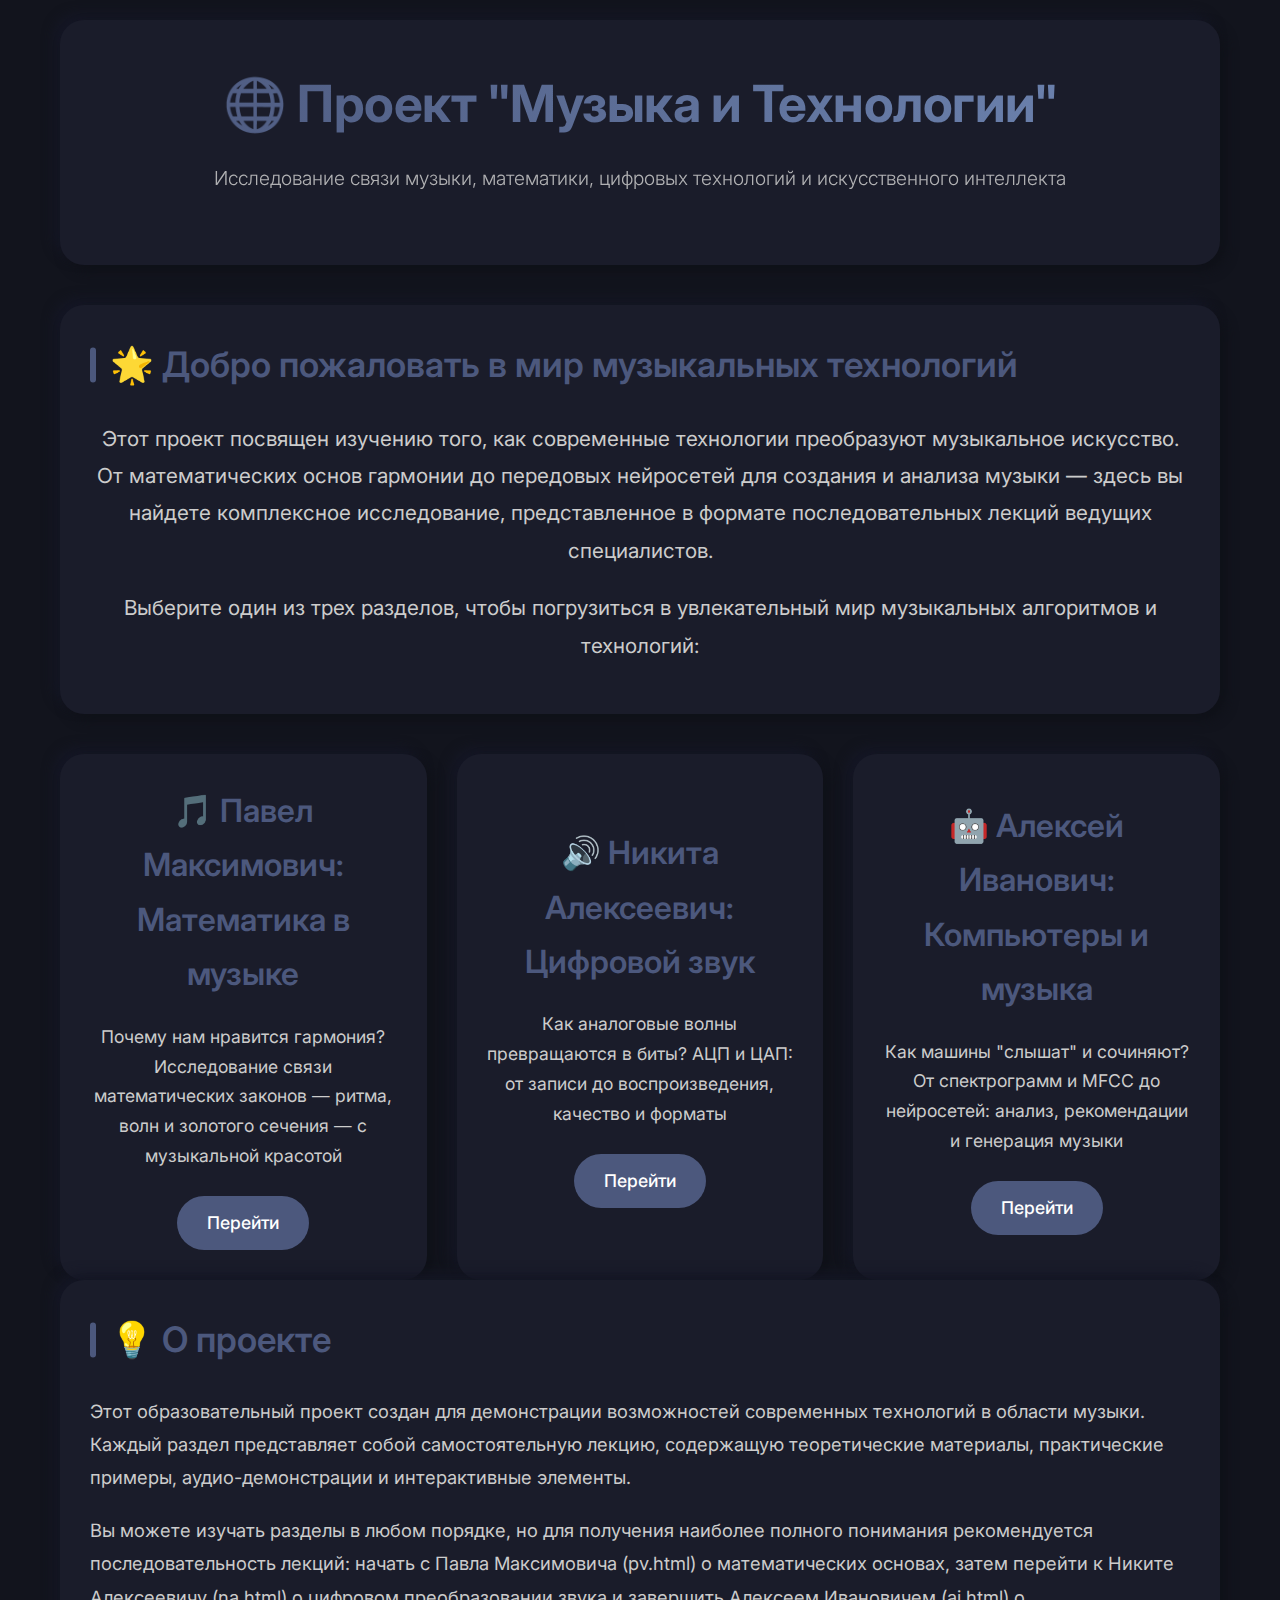
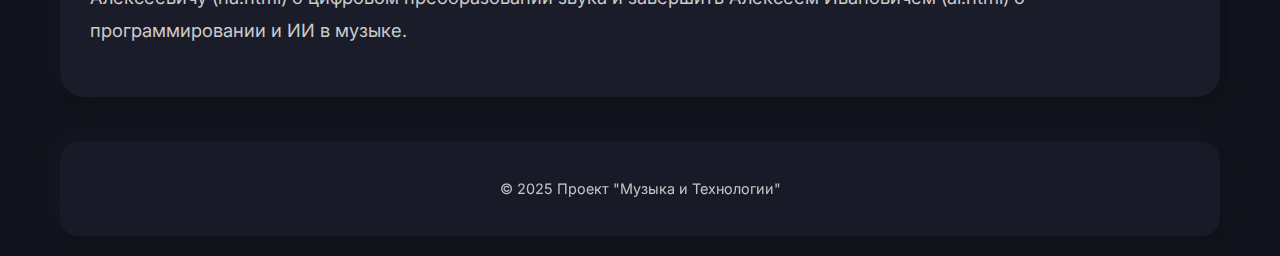
<file: index.html>
<!DOCTYPE html>
<html lang="ru">
<head>
    <meta charset="UTF-8">
    <meta name="viewport" content="width=device-width, initial-scale=1.0">
    <link rel="stylesheet" href="style.css" />
    <link rel="preconnect" href="https://fonts.googleapis.com">
    <link rel="preconnect" href="https://fonts.gstatic.com" crossorigin>
    <link href="https://fonts.googleapis.com/css2?family=Inter:wght@300;400;500;600;700&display=swap" rel="stylesheet">
    <title>Главная страница</title>
</head>
<body>
    <div class="container">
        <header>
            <h1>🌐 Проект "Музыка и Технологии"</h1>
            <p class="subtitle">Исследование связи музыки, математики, цифровых технологий и искусственного интеллекта</p>
        </header>

        <div class="card home-intro">
            <h2>🌟 Добро пожаловать в мир музыкальных технологий</h2>
            <p>Этот проект посвящен изучению того, как современные технологии преобразуют музыкальное искусство. От математических основ гармонии до передовых нейросетей для создания и анализа музыки — здесь вы найдете комплексное исследование, представленное в формате последовательных лекций ведущих специалистов.</p>
            <p>Выберите один из трех разделов, чтобы погрузиться в увлекательный мир музыкальных алгоритмов и технологий:</p>
        </div>

        <div class="home-links">
            <div class="link-card">
                <h3>🎵 Павел Максимович: Математика в музыке</h3>
                <p>Почему нам нравится гармония? Исследование связи математических законов — ритма, волн и золотого сечения — с музыкальной красотой</p>
                <a href="pm.html" class="link-btn">Перейти</a>
            </div>
            
            <div class="link-card">
                <h3>🔊 Никита Алексеевич: Цифровой звук</h3>
                <p>Как аналоговые волны превращаются в биты? АЦП и ЦАП: от записи до воспроизведения, качество и форматы</p>
                <a href="na.html" class="link-btn">Перейти</a>
            </div>
            
            <div class="link-card">
                <h3>🤖 Алексей Иванович: Компьютеры и музыка</h3>
                <p>Как машины "слышат" и сочиняют? От спектрограмм и MFCC до нейросетей: анализ, рекомендации и генерация музыки</p>
                <a href="ai.html" class="link-btn">Перейти</a>
            </div>
        </div>

        <div class="card">
            <h2>💡 О проекте</h2>
            <p>Этот образовательный проект создан для демонстрации возможностей современных технологий в области музыки. Каждый раздел представляет собой самостоятельную лекцию, содержащую теоретические материалы, практические примеры, аудио-демонстрации и интерактивные элементы.</p>
            <p>Вы можете изучать разделы в любом порядке, но для получения наиболее полного понимания рекомендуется последовательность лекций: начать с Павла Максимовича (pv.html) о математических основах, затем перейти к Никите Алексеевичу (na.html) о цифровом преобразовании звука и завершить Алексеем Ивановичем (ai.html) о программировании и ИИ в музыке.</p>
        </div>

        <footer>
            <p>© 2025 Проект "Музыка и Технологии"</p>
        </footer>
    </div>
    
    <script>
        // При наведении на карточки добавляем плавную анимацию
        document.querySelectorAll('.link-card').forEach(card => {
            card.addEventListener('mouseenter', () => {
                card.style.transform = 'translateY(-10px)';
            });
            card.addEventListener('mouseleave', () => {
                card.style.transform = 'translateY(0)';
            });
        });
    </script>
</body>
</html>
</file>
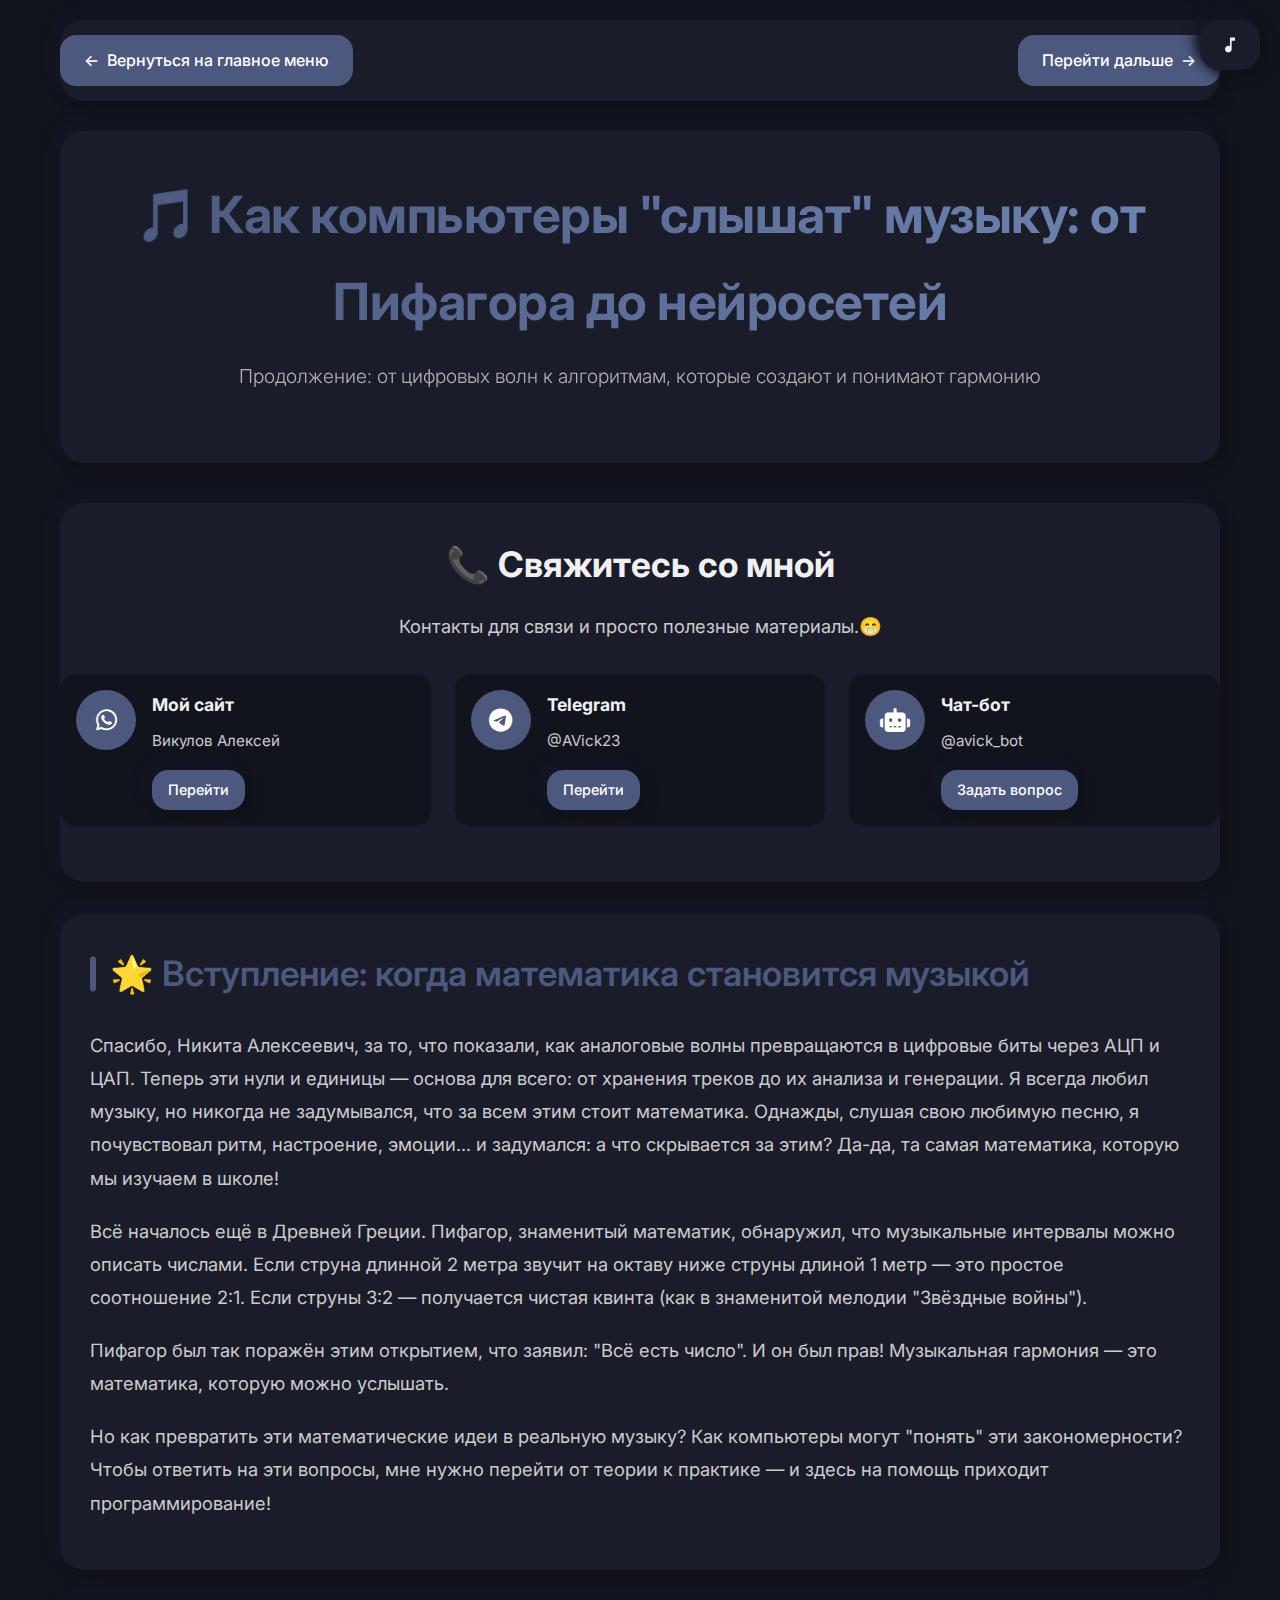
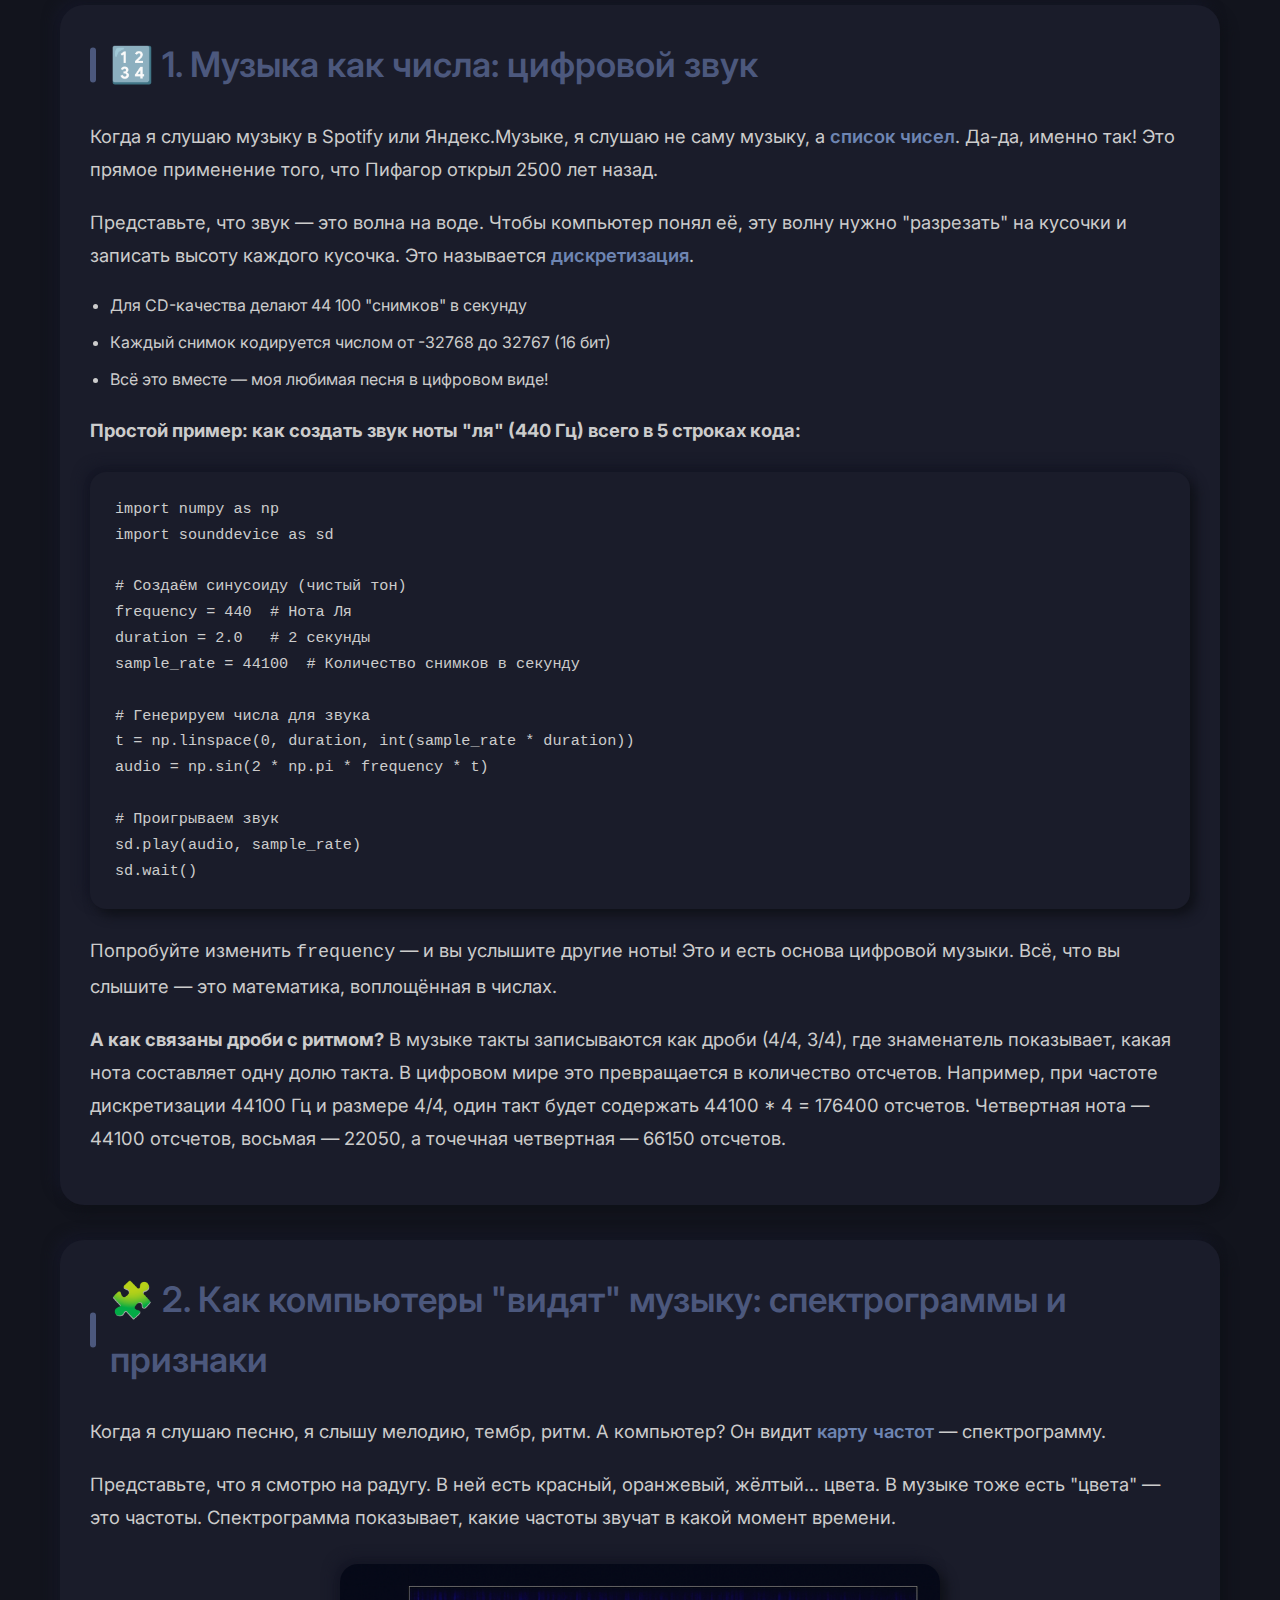
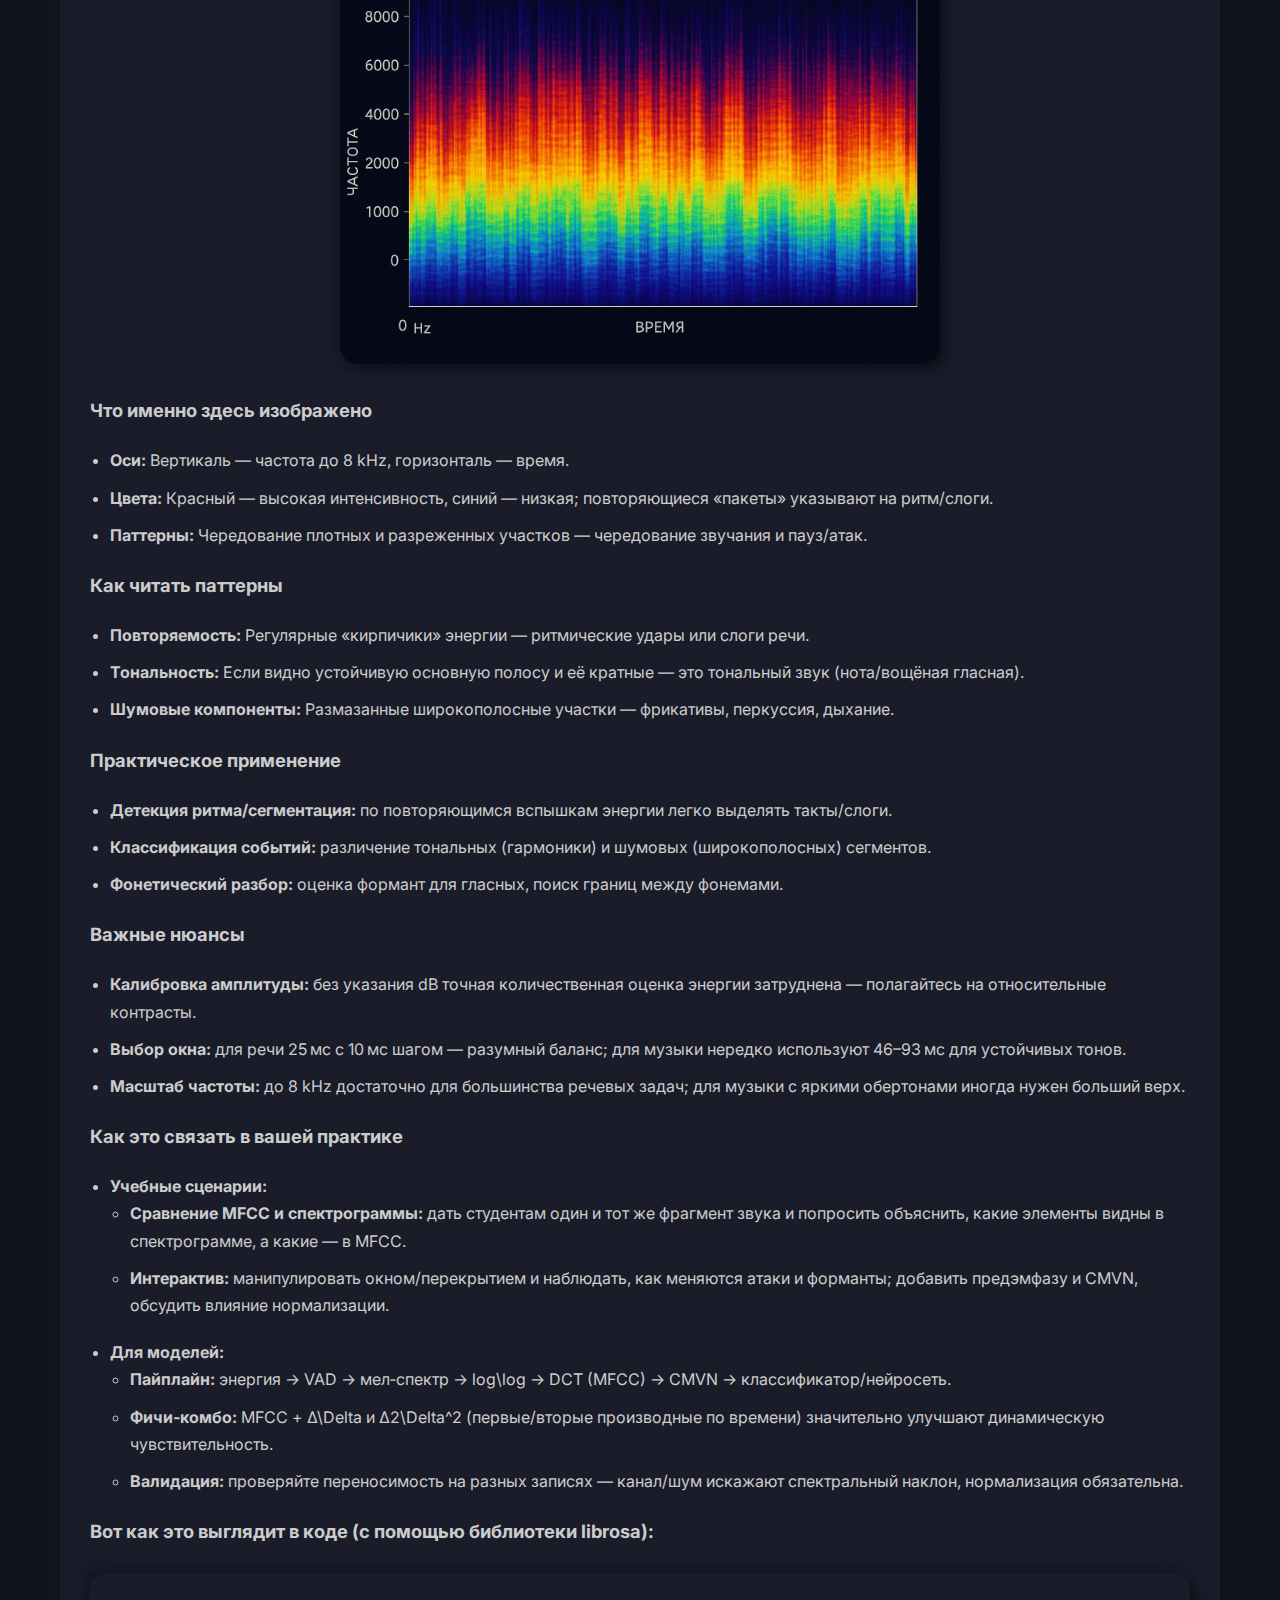
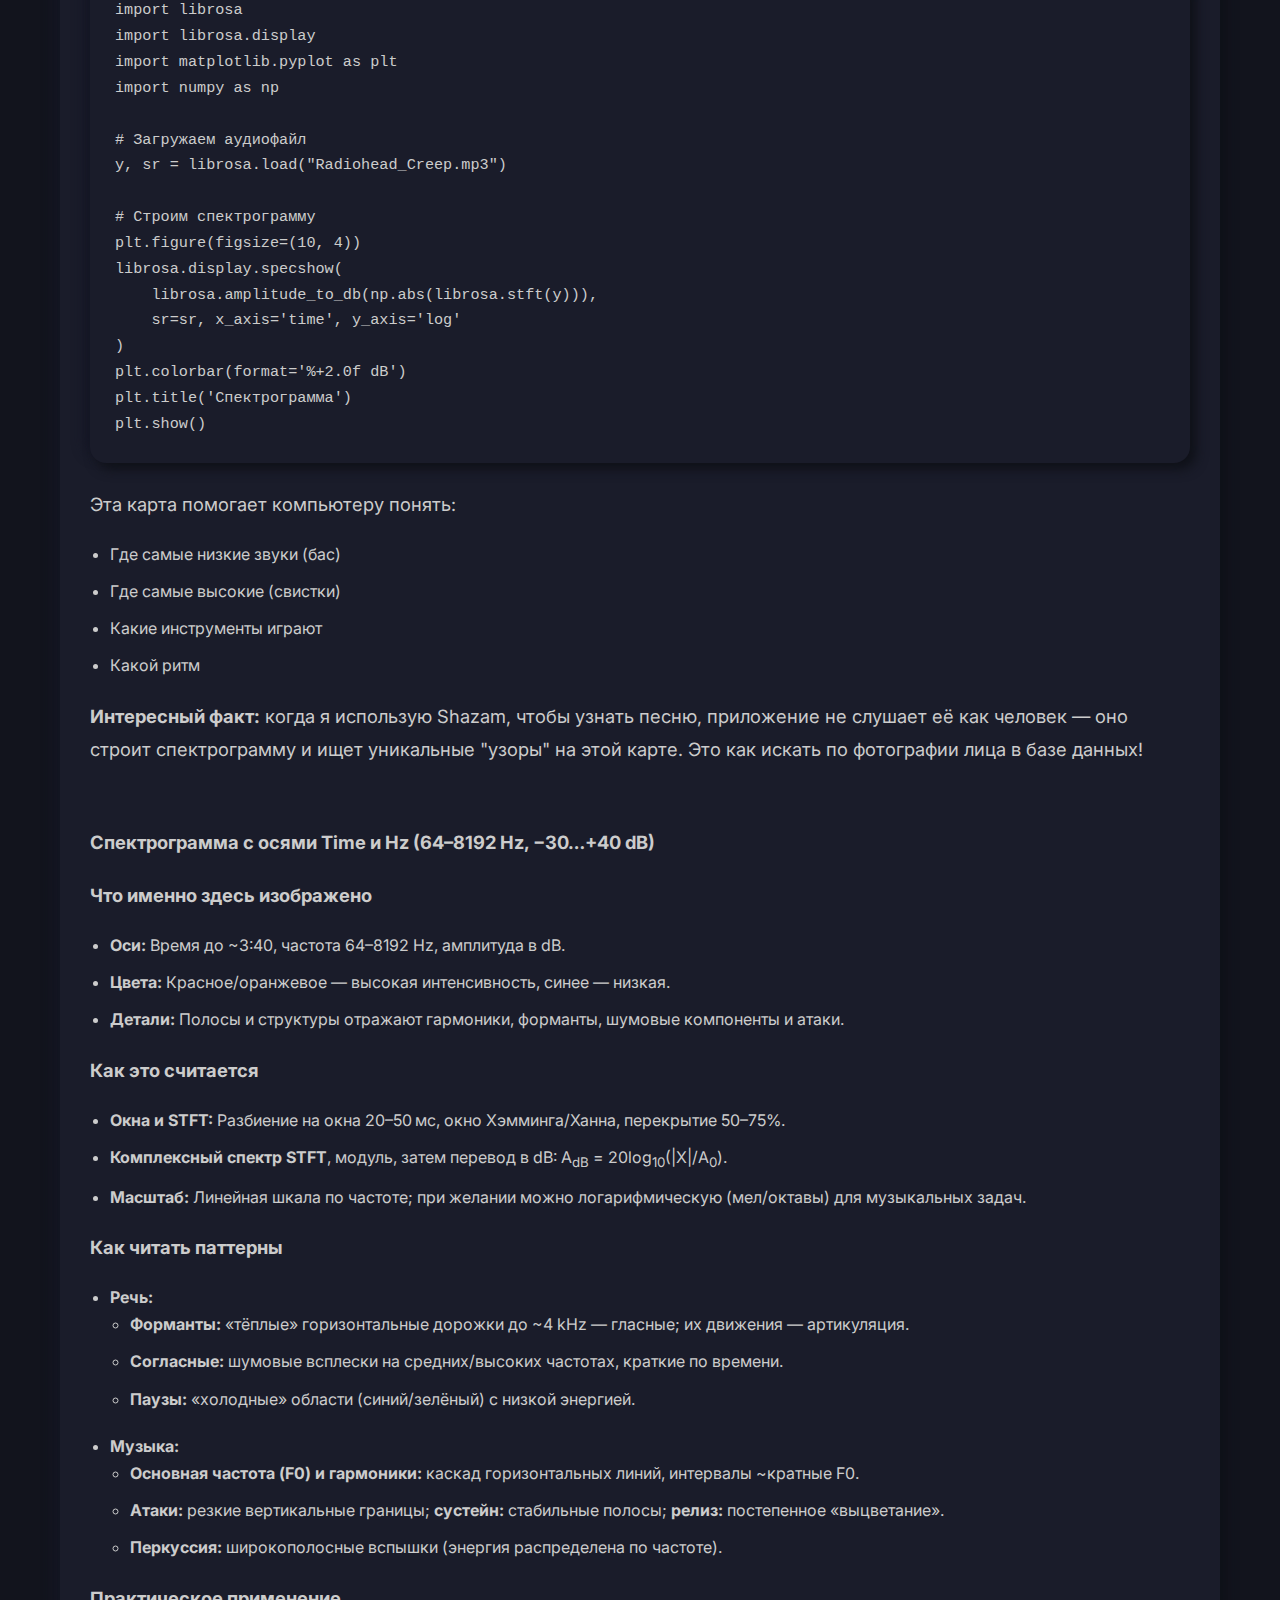
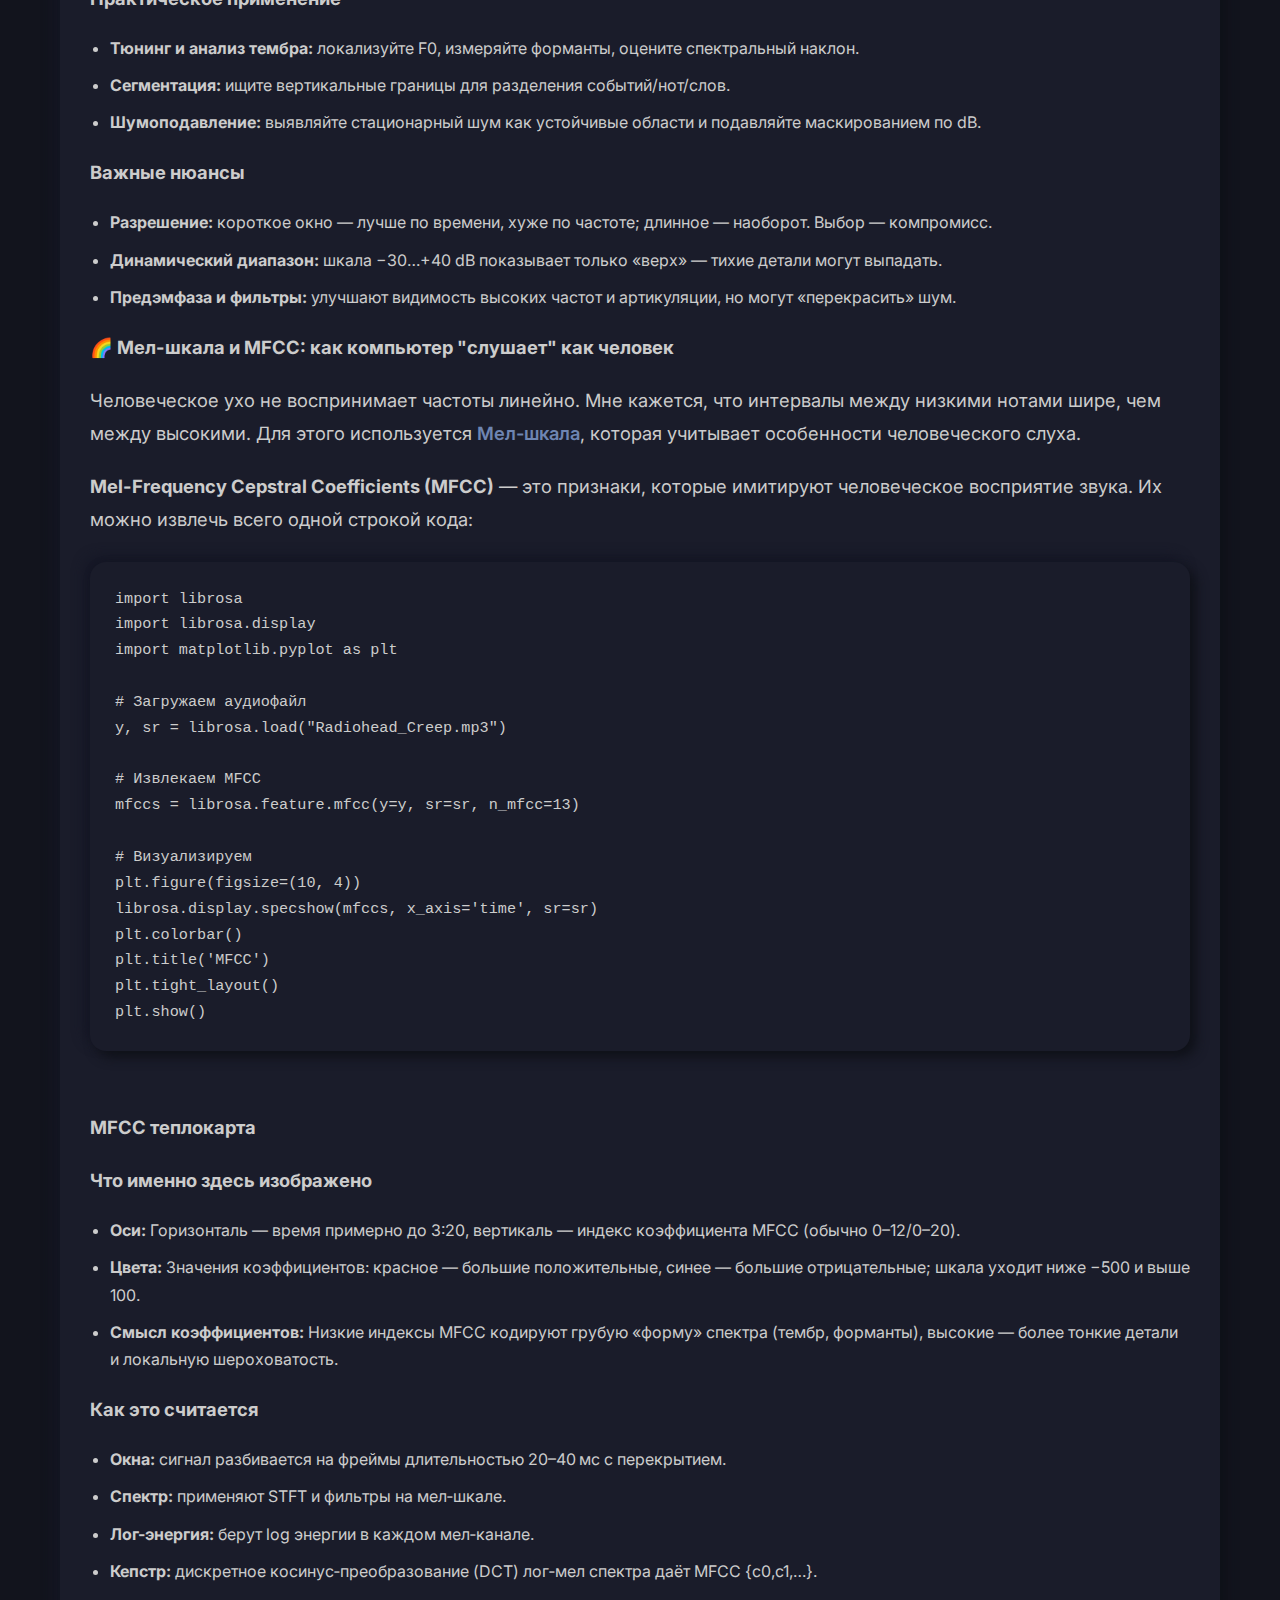
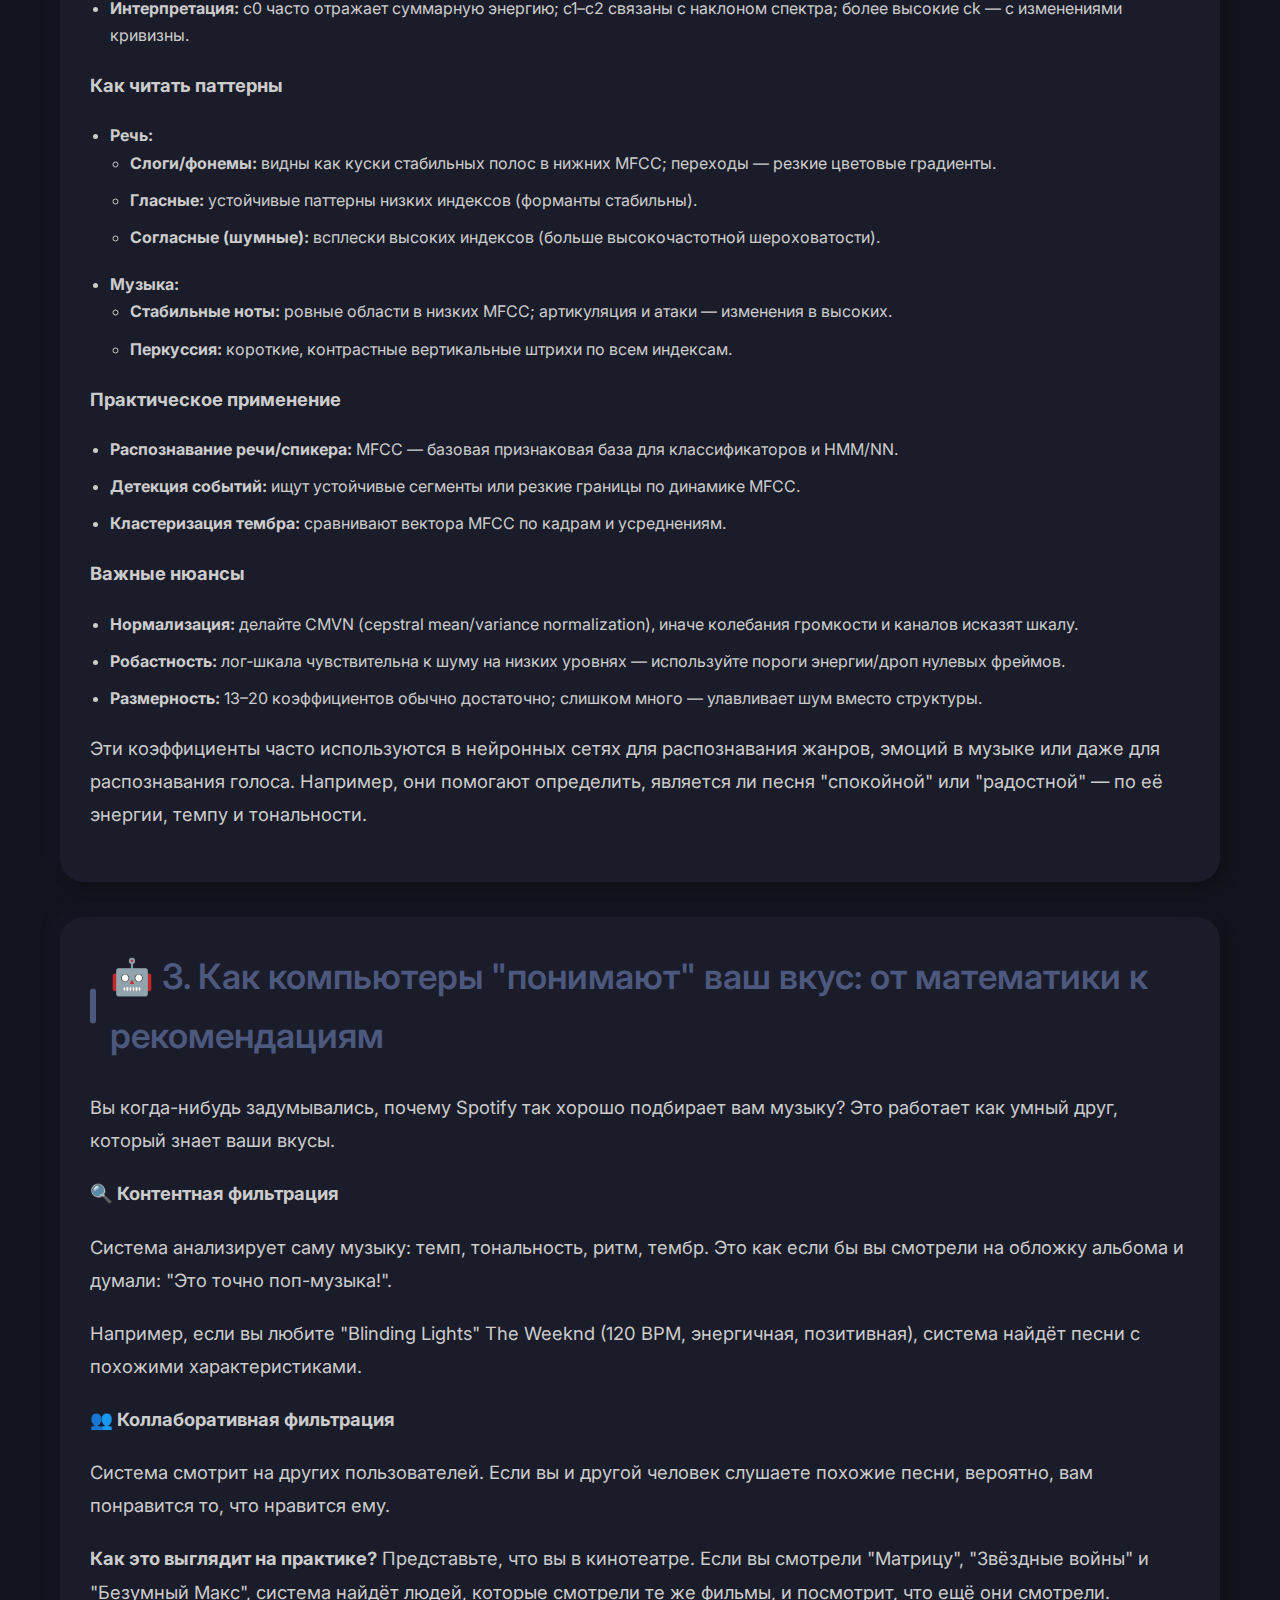
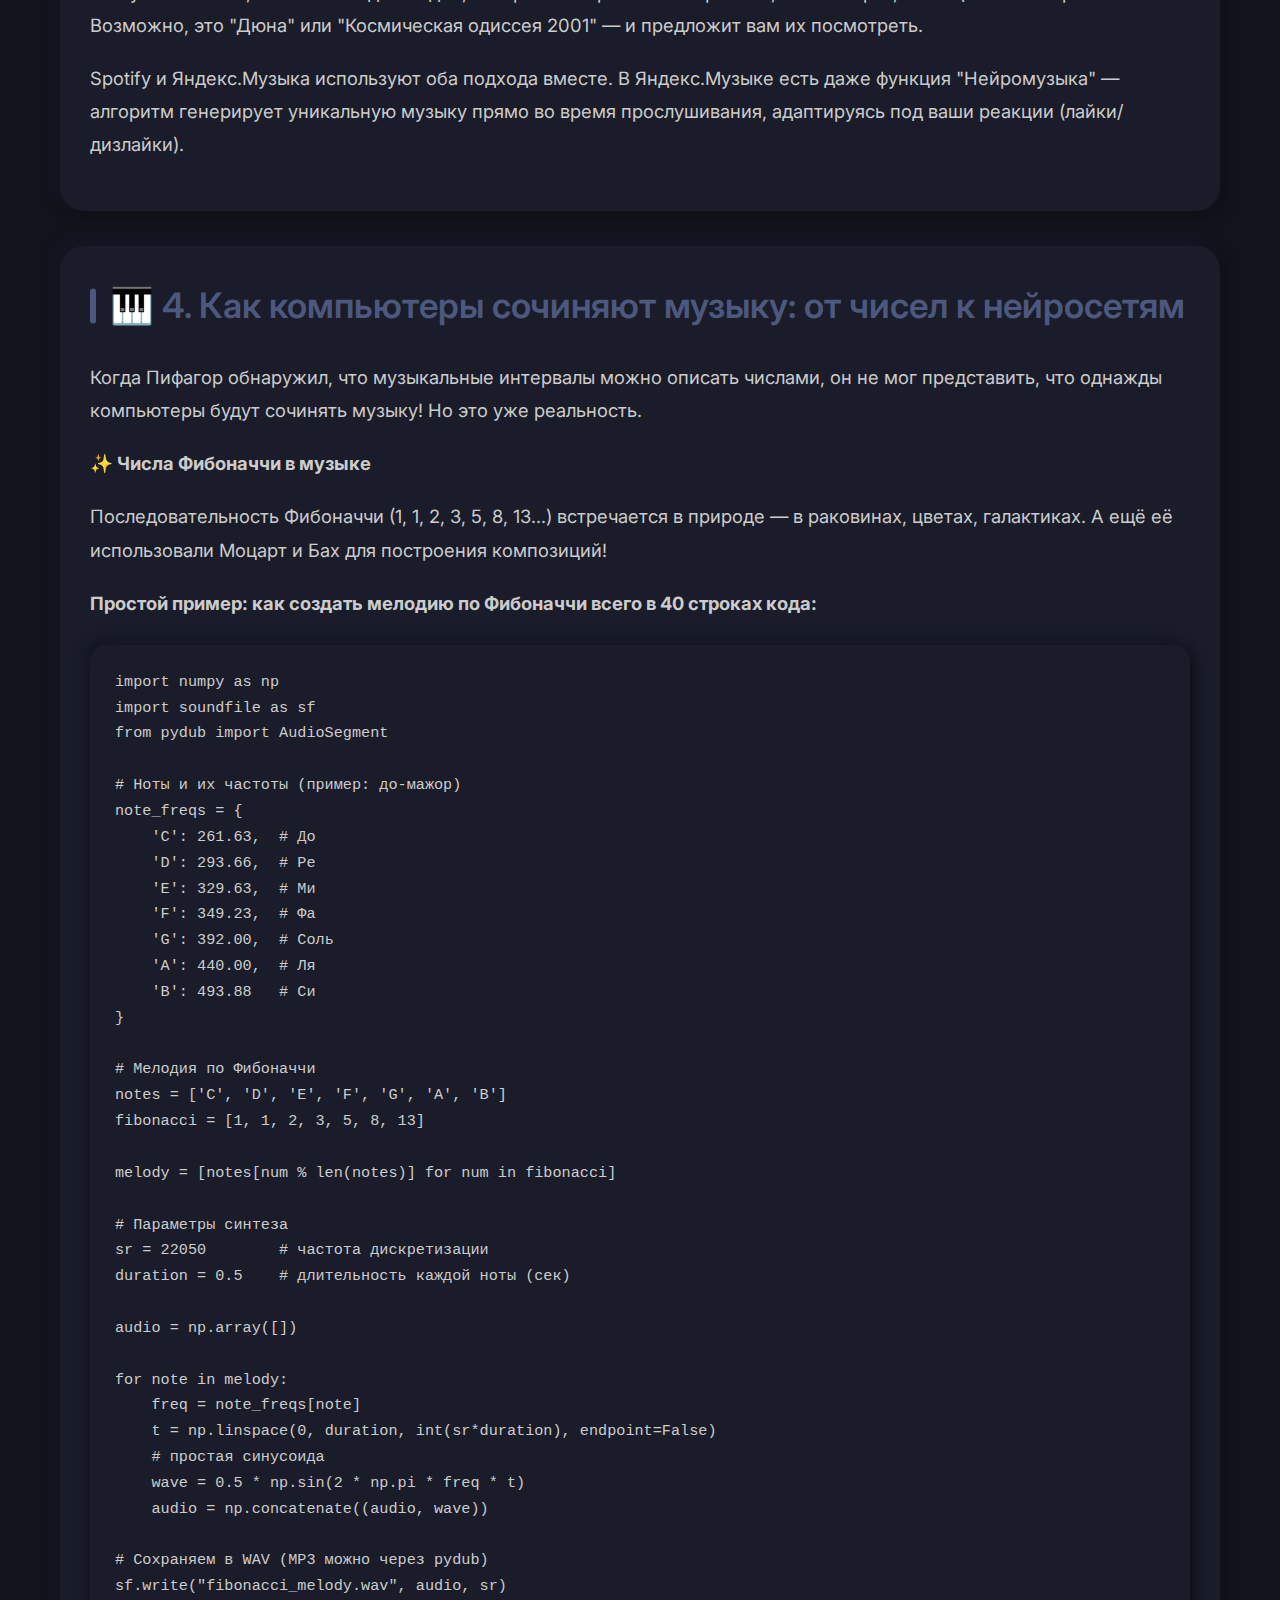
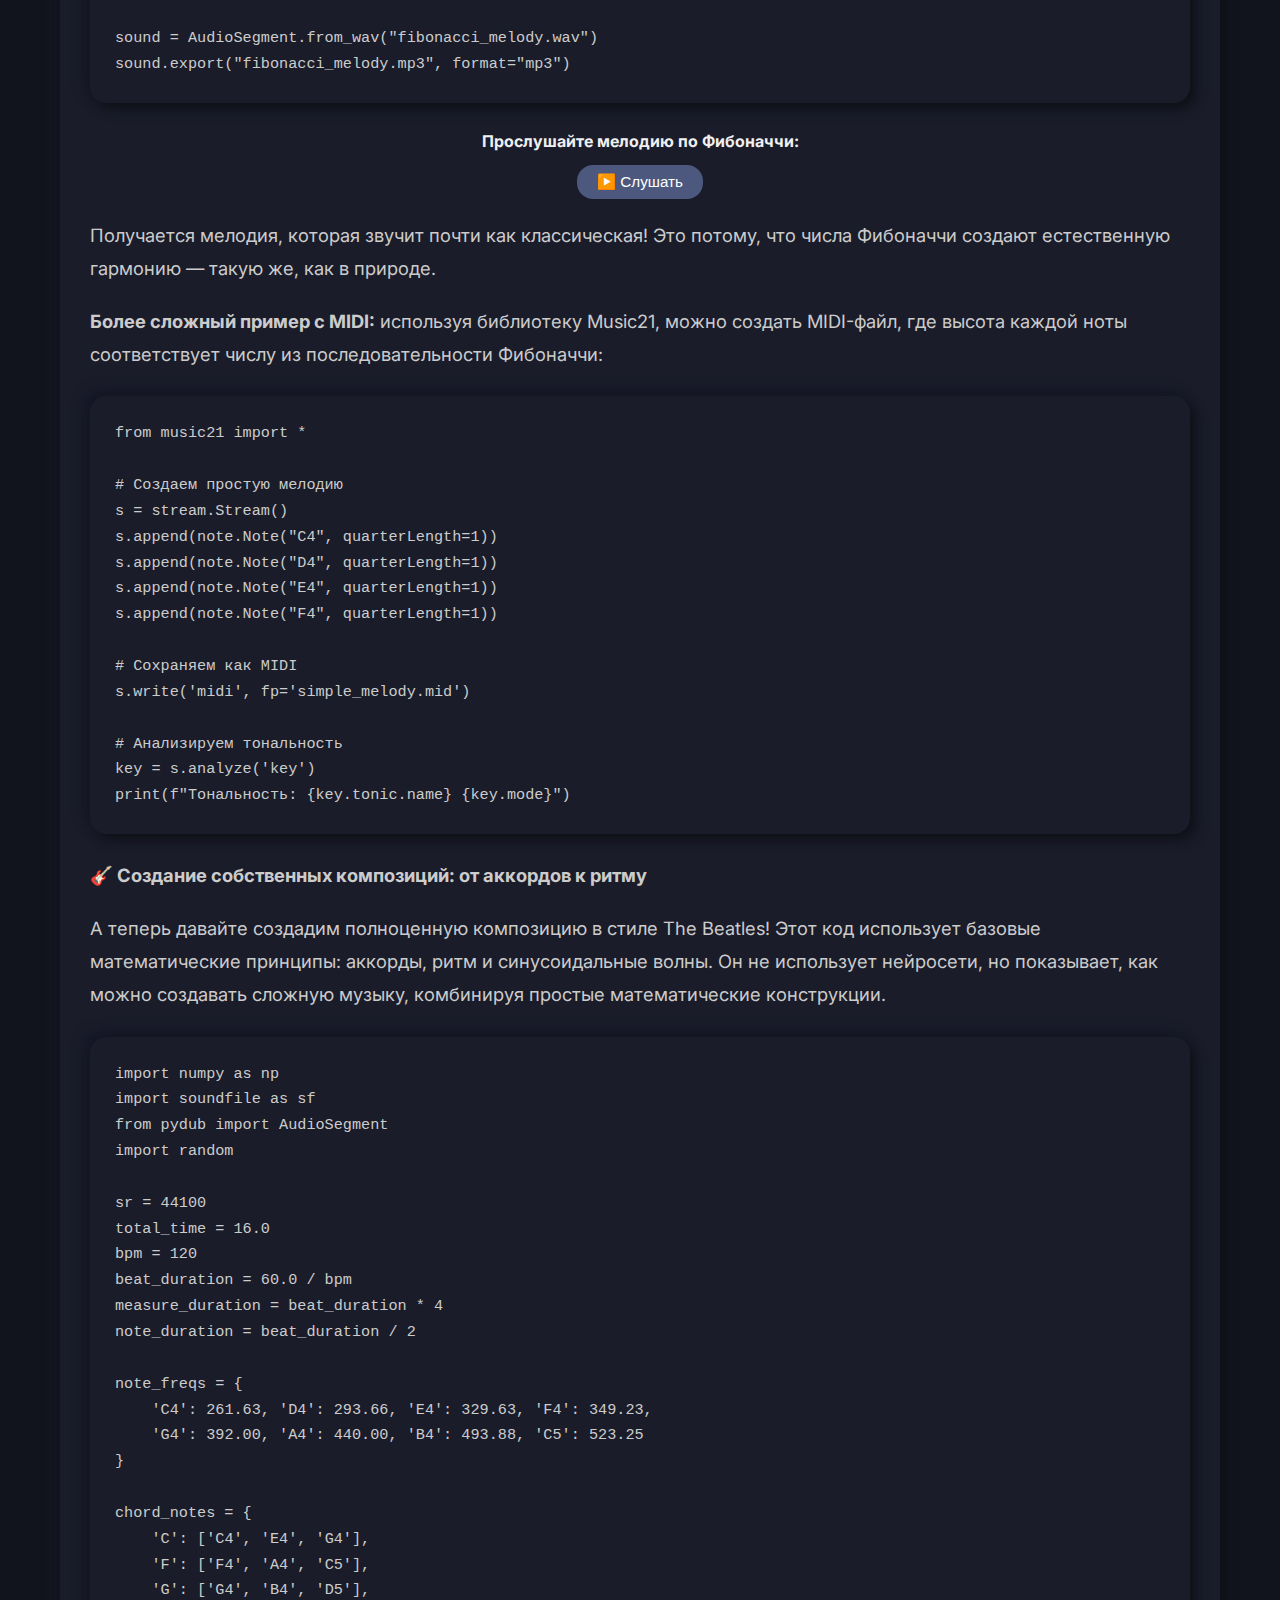
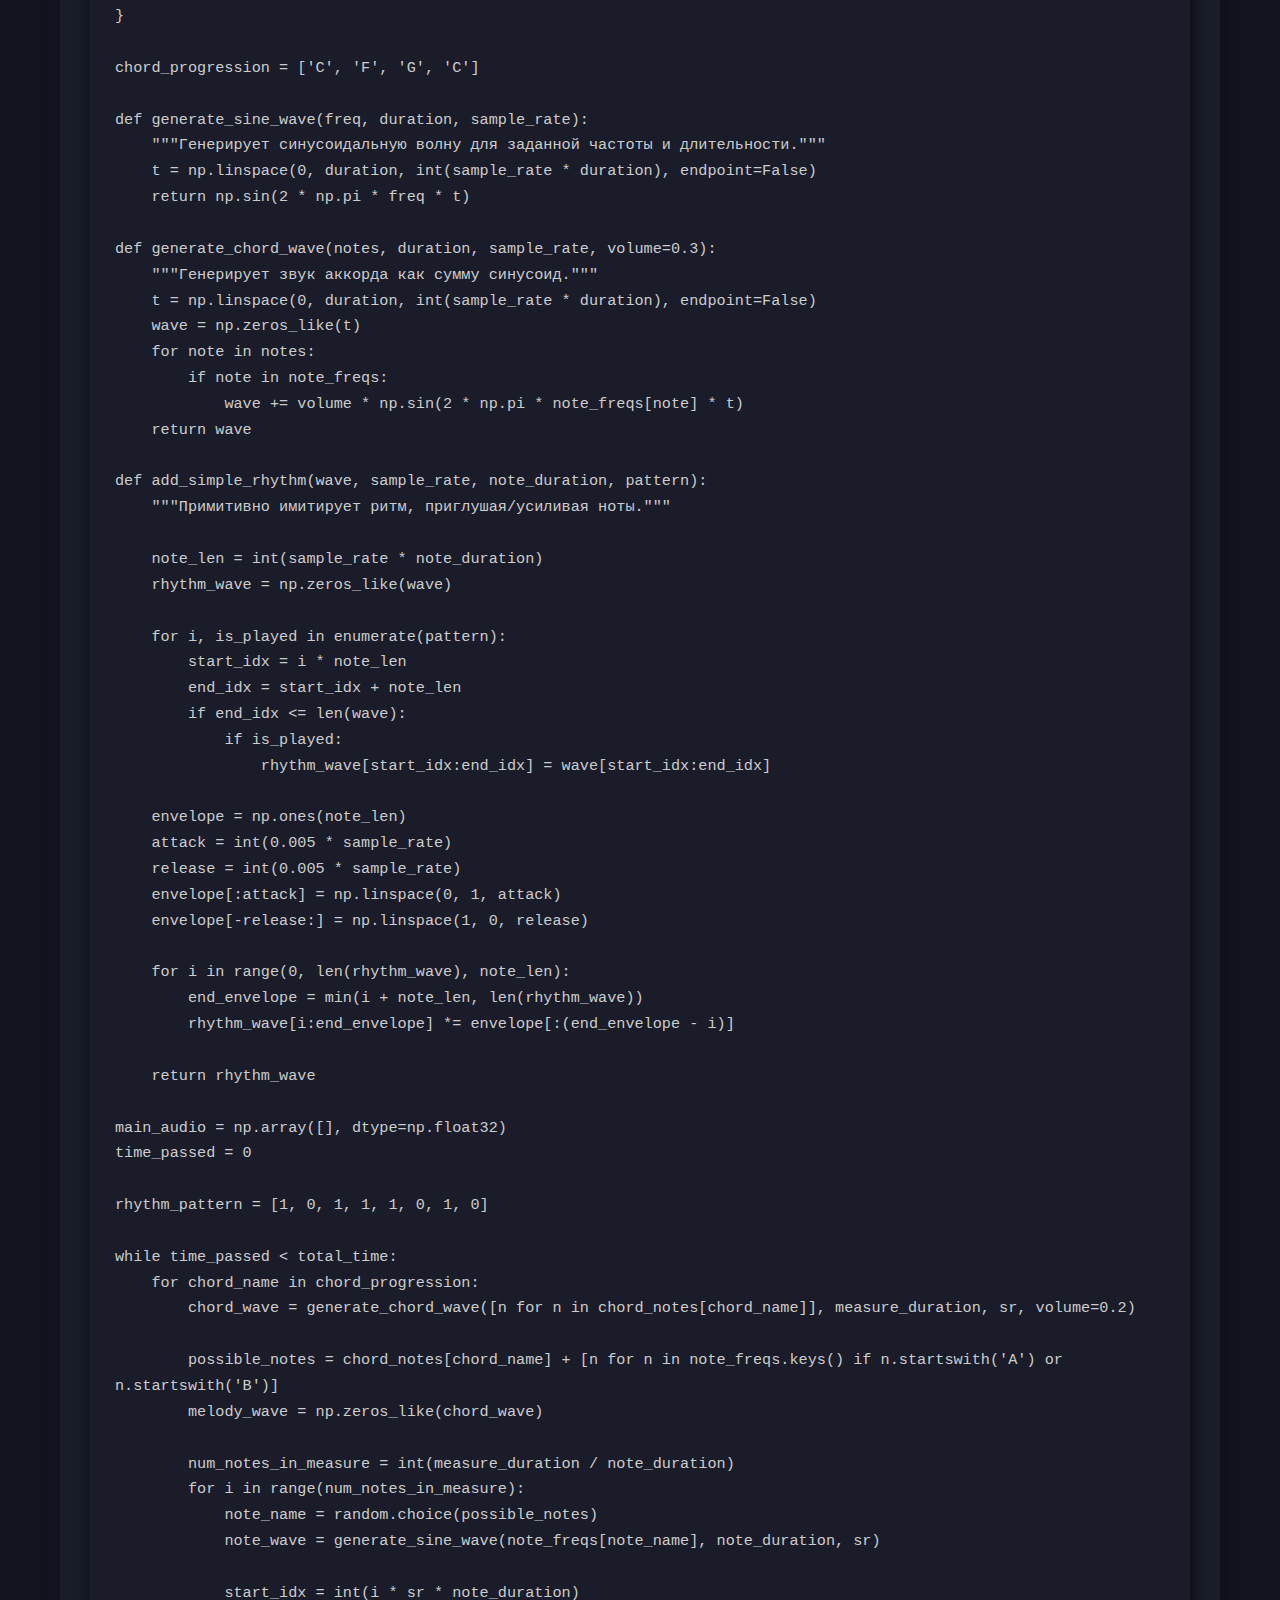
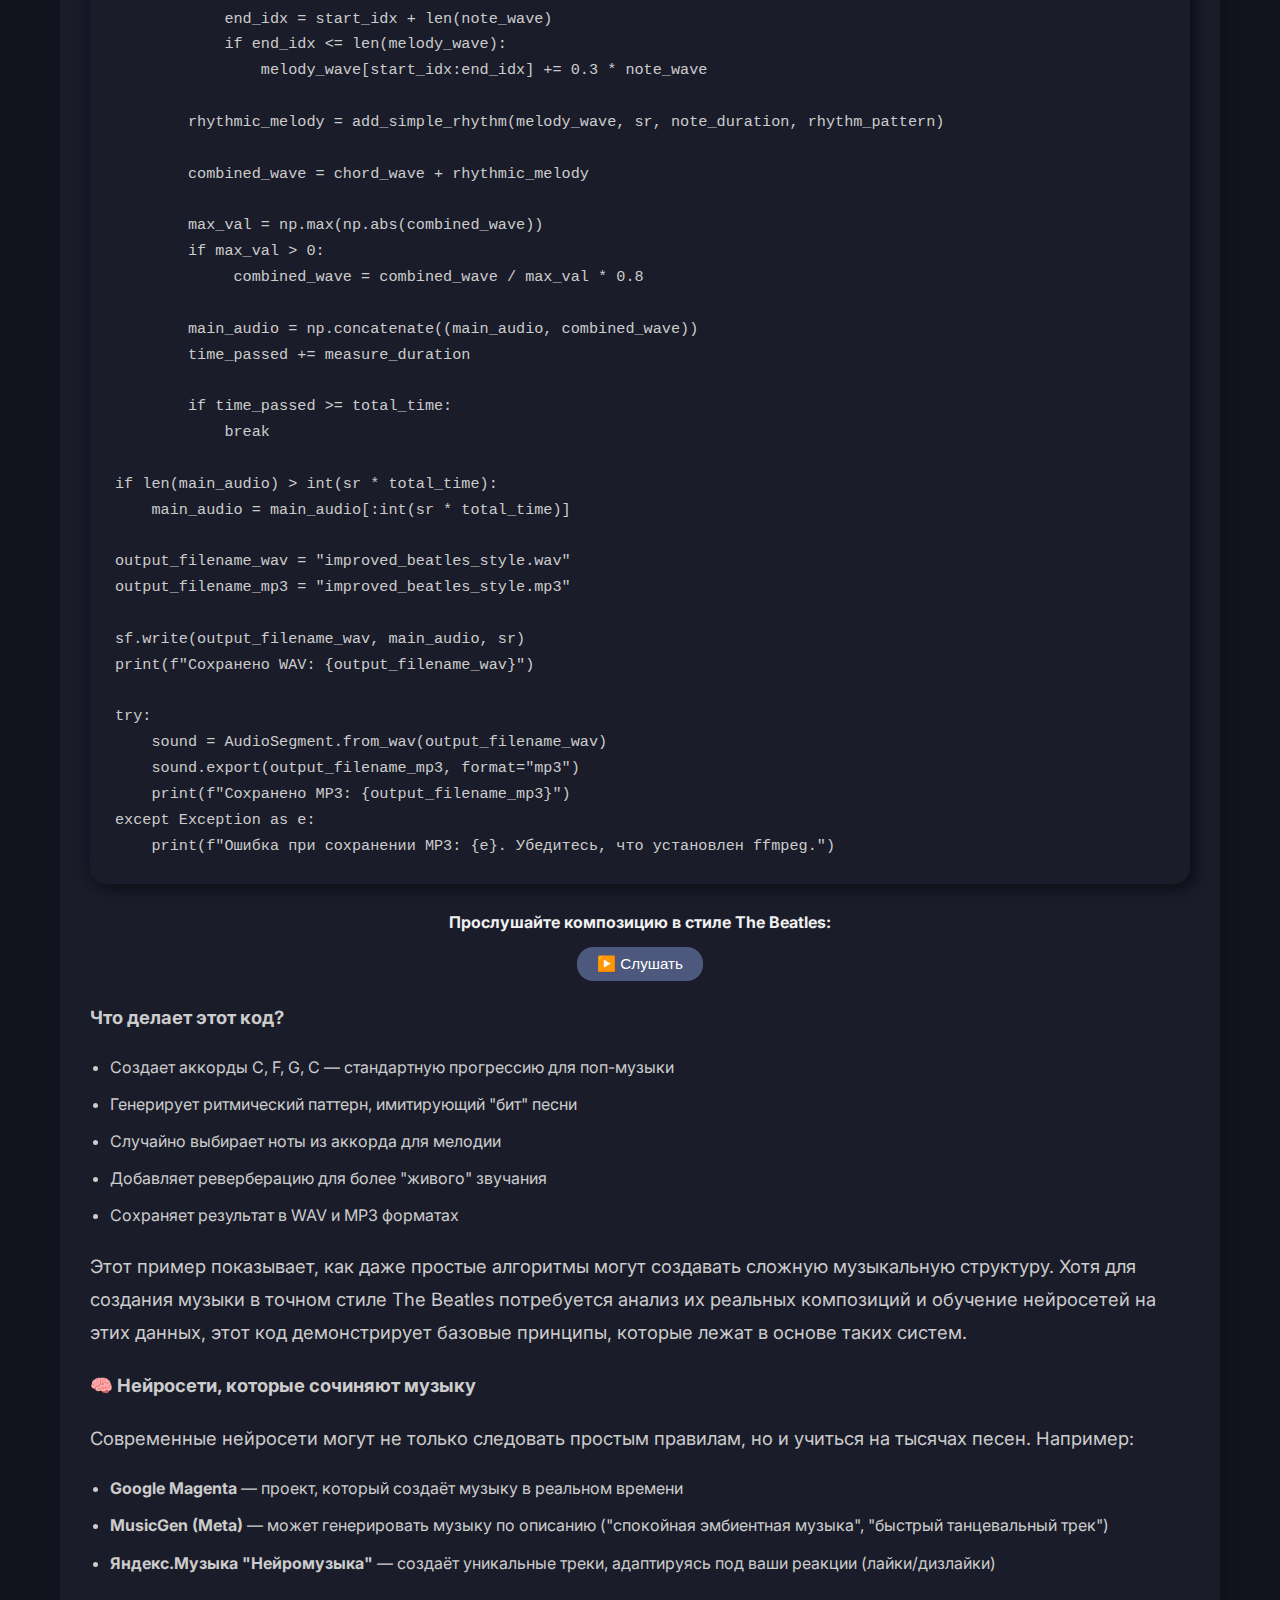
<file: ai.html>
<!DOCTYPE html>
<html lang="ru">
<head>
    <meta charset="UTF-8">
    <meta name="viewport" content="width=device-width, initial-scale=1.0">
    <link rel="stylesheet" href="style.css" />
    <link rel="preconnect" href="https://fonts.googleapis.com">
    <link rel="preconnect" href="https://fonts.gstatic.com" crossorigin>
    <link href="https://fonts.googleapis.com/css2?family=Inter:wght@300;400;500;600;700&display=swap" rel="stylesheet">
    <!-- Font Awesome для иконок -->
    <link rel="stylesheet" href="https://cdnjs.cloudflare.com/ajax/libs/font-awesome/6.4.0/css/all.min.css">
    
    <title>Как компьютеры "слышат" музыку: от Пифагора до нейросетей</title>
</head>
<body>
    <div class="container">
        <div class="nav-container">
            <a href="na.html" class="nav-btn prev">Вернуться на главное меню</a>
            <a href="index.html" class="nav-btn next">Перейти дальше</a>
        </div>

        <header>
            <h1>🎵 Как компьютеры "слышат" музыку: от Пифагора до нейросетей</h1>
            <p class="subtitle">Продолжение: от цифровых волн к алгоритмам, которые создают и понимают гармонию</p>
        </header>

        <!-- Новая секция контактов: аккуратная, в начале, после header -->
        <section class="contacts-section fade-in-up">
            <div class="contacts-content">
                <h2>📞 Свяжитесь со мной</h2>
                <p class="section-description">Контакты для связи и просто полезные материалы.😁</p>
                <div class="contacts-methods">
                    <div class="contact-method">
                        <div class="contact-icon">
                            <i class="fab fa-whatsapp"></i>
                        </div>
                        <div class="contact-details">
                            <h4>Мой сайт</h4>
                            <p>Викулов Алексей</p>
                            <a href="https://avick23.github.io/Business-card/" 
                               class="button primary small" target="_blank" rel="noopener noreferrer">
                                Перейти
                            </a>
                        </div>
                    </div>
                    <div class="contact-method">
                        <div class="contact-icon">
                            <i class="fab fa-telegram"></i>
                        </div>
                        <div class="contact-details">
                            <h4>Telegram</h4>
                            <p>@AVick23</p>
                            <a href="https://t.me/Iamaneuralnetwork" 
                               class="button primary small" target="_blank" rel="noopener noreferrer">
                                Перейти
                            </a>
                        </div>
                    </div>
                    <div class="contact-method">
                        <div class="contact-icon">
                            <i class="fas fa-robot"></i>
                        </div>
                        <div class="contact-details">
                            <h4>Чат-бот</h4>
                            <p>@avick_bot</p>
                            <a href="https://t.me/avick_bot" class="button primary small" target="_blank" rel="noopener noreferrer">
                                Задать вопрос
                            </a>
                        </div>
                    </div>
                </div>
            </div>
        </section>

        <div class="card">
            <h2>🌟 Вступление: когда математика становится музыкой</h2>
            <p>Спасибо, Никита Алексеевич, за то, что показали, как аналоговые волны превращаются в цифровые биты через АЦП и ЦАП. Теперь эти нули и единицы — основа для всего: от хранения треков до их анализа и генерации. Я всегда любил музыку, но никогда не задумывался, что за всем этим стоит математика. Однажды, слушая свою любимую песню, я почувствовал ритм, настроение, эмоции... и задумался: а что скрывается за этим? Да-да, та самая математика, которую мы изучаем в школе!</p>
            <p>Всё началось ещё в Древней Греции. Пифагор, знаменитый математик, обнаружил, что музыкальные интервалы можно описать числами. Если струна длинной 2 метра звучит на октаву ниже струны длиной 1 метр — это простое соотношение 2:1. Если струны 3:2 — получается чистая квинта (как в знаменитой мелодии "Звёздные войны").</p>
            <p>Пифагор был так поражён этим открытием, что заявил: "Всё есть число". И он был прав! Музыкальная гармония — это математика, которую можно услышать.</p>
            <p>Но как превратить эти математические идеи в реальную музыку? Как компьютеры могут "понять" эти закономерности? Чтобы ответить на эти вопросы, мне нужно перейти от теории к практике — и здесь на помощь приходит программирование!</p>
        </div>

        <div class="card">
            <h2>🔢 1. Музыка как числа: цифровой звук</h2>
            <p>Когда я слушаю музыку в Spotify или Яндекс.Музыке, я слушаю не саму музыку, а <span class="highlight">список чисел</span>. Да-да, именно так! Это прямое применение того, что Пифагор открыл 2500 лет назад.</p>
            <p>Представьте, что звук — это волна на воде. Чтобы компьютер понял её, эту волну нужно "разрезать" на кусочки и записать высоту каждого кусочка. Это называется <span class="highlight">дискретизация</span>.</p>
            <ul>
                <li>Для CD-качества делают 44 100 "снимков" в секунду</li>
                <li>Каждый снимок кодируется числом от -32768 до 32767 (16 бит)</li>
                <li>Всё это вместе — моя любимая песня в цифровом виде!</li>
            </ul>
            <p><strong>Простой пример: как создать звук ноты "ля" (440 Гц) всего в 5 строках кода:</strong></p>
            <div class="code-block">
                <pre><code>import numpy as np
import sounddevice as sd

# Создаём синусоиду (чистый тон)
frequency = 440  # Нота Ля
duration = 2.0   # 2 секунды
sample_rate = 44100  # Количество снимков в секунду

# Генерируем числа для звука
t = np.linspace(0, duration, int(sample_rate * duration))
audio = np.sin(2 * np.pi * frequency * t)

# Проигрываем звук
sd.play(audio, sample_rate)
sd.wait()</code></pre>
            </div>
            <p>Попробуйте изменить <code>frequency</code> — и вы услышите другие ноты! Это и есть основа цифровой музыки. Всё, что вы слышите — это математика, воплощённая в числах.</p>
            <p><strong>А как связаны дроби с ритмом?</strong> В музыке такты записываются как дроби (4/4, 3/4), где знаменатель показывает, какая нота составляет одну долю такта. В цифровом мире это превращается в количество отсчетов. Например, при частоте дискретизации 44100 Гц и размере 4/4, один такт будет содержать 44100 * 4 = 176400 отсчетов. Четвертная нота — 44100 отсчетов, восьмая — 22050, а точечная четвертная — 66150 отсчетов.</p>
        </div>

        <div class="card">
            <h2>🧩 2. Как компьютеры "видят" музыку: спектрограммы и признаки</h2>
            <p>Когда я слушаю песню, я слышу мелодию, тембр, ритм. А компьютер? Он видит <span class="highlight">карту частот</span> — спектрограмму.</p>
            <p>Представьте, что я смотрю на радугу. В ней есть красный, оранжевый, жёлтый... цвета. В музыке тоже есть "цвета" — это частоты. Спектрограмма показывает, какие частоты звучат в какой момент времени.</p>
            
            <div class="image-container">
                <div class="image-item">
                    <img src="ai/Figure_3.png" alt="Спектрограмма с русской разметкой Частота/Время (0–8000 Hz)" loading="lazy">
                </div>
            </div>

            <p><strong>Что именно здесь изображено</strong></p>
            <ul>
                <li><strong>Оси:</strong> Вертикаль — частота до 8 kHz, горизонталь — время.</li>
                <li><strong>Цвета:</strong> Красный — высокая интенсивность, синий — низкая; повторяющиеся «пакеты» указывают на ритм/слоги.</li>
                <li><strong>Паттерны:</strong> Чередование плотных и разреженных участков — чередование звучания и пауз/атак.</li>
            </ul>
            
            <p><strong>Как читать паттерны</strong></p>
            <ul>
                <li><strong>Повторяемость:</strong> Регулярные «кирпичики» энергии — ритмические удары или слоги речи.</li>
                <li><strong>Тональность:</strong> Если видно устойчивую основную полосу и её кратные — это тональный звук (нота/вощёная гласная).</li>
                <li><strong>Шумовые компоненты:</strong> Размазанные широкополосные участки — фрикативы, перкуссия, дыхание.</li>
            </ul>
            
            <p><strong>Практическое применение</strong></p>
            <ul>
                <li><strong>Детекция ритма/сегментация:</strong> по повторяющимся вспышкам энергии легко выделять такты/слоги.</li>
                <li><strong>Классификация событий:</strong> различение тональных (гармоники) и шумовых (широкополосных) сегментов.</li>
                <li><strong>Фонетический разбор:</strong> оценка формант для гласных, поиск границ между фонемами.</li>
            </ul>
            
            <p><strong>Важные нюансы</strong></p>
            <ul>
                <li><strong>Калибровка амплитуды:</strong> без указания dB точная количественная оценка энергии затруднена — полагайтесь на относительные контрасты.</li>
                <li><strong>Выбор окна:</strong> для речи 25 мс с 10 мс шагом — разумный баланс; для музыки нередко используют 46–93 мс для устойчивых тонов.</li>
                <li><strong>Масштаб частоты:</strong> до 8 kHz достаточно для большинства речевых задач; для музыки с яркими обертонами иногда нужен больший верх.</li>
            </ul>

            <p><strong>Как это связать в вашей практике</strong></p>
            <ul>
                <li><strong>Учебные сценарии:</strong>
                    <ul>
                        <li><strong>Сравнение MFCC и спектрограммы:</strong> дать студентам один и тот же фрагмент звука и попросить объяснить, какие элементы видны в спектрограмме, а какие — в MFCC.</li>
                        <li><strong>Интерактив:</strong> манипулировать окном/перекрытием и наблюдать, как меняются атаки и форманты; добавить предэмфазу и CMVN, обсудить влияние нормализации.</li>
                    </ul>
                </li>
                <li><strong>Для моделей:</strong>
                    <ul>
                        <li><strong>Пайплайн:</strong> энергия → VAD → мел‑спектр → log⁡\log → DCT (MFCC) → CMVN → классификатор/нейросеть.</li>
                        <li><strong>Фичи-комбо:</strong> MFCC + Δ\Delta и Δ2\Delta^2 (первые/вторые производные по времени) значительно улучшают динамическую чувствительность.</li>
                        <li><strong>Валидация:</strong> проверяйте переносимость на разных записях — канал/шум искажают спектральный наклон, нормализация обязательна.</li>
                    </ul>
                </li>
            </ul>

            <p><strong>Вот как это выглядит в коде (с помощью библиотеки librosa):</strong></p>
            <div class="code-block">
                <pre><code>import librosa
import librosa.display
import matplotlib.pyplot as plt
import numpy as np

# Загружаем аудиофайл
y, sr = librosa.load("Radiohead_Creep.mp3")

# Строим спектрограмму
plt.figure(figsize=(10, 4))
librosa.display.specshow(
    librosa.amplitude_to_db(np.abs(librosa.stft(y))),
    sr=sr, x_axis='time', y_axis='log'
)
plt.colorbar(format='%+2.0f dB')
plt.title('Спектрограмма')
plt.show()</code></pre>
            </div>

            <p>Эта карта помогает компьютеру понять:</p>
            <ul>
                <li>Где самые низкие звуки (бас)</li>
                <li>Где самые высокие (свистки)</li>
                <li>Какие инструменты играют</li>
                <li>Какой ритм</li>
            </ul>

            <p><strong>Интересный факт:</strong> когда я использую Shazam, чтобы узнать песню, приложение не слушает её как человек — оно строит спектрограмму и ищет уникальные "узоры" на этой карте. Это как искать по фотографии лица в базе данных!</p>
                <div class="image-container">
                    <div class="image-item">
                        <img src="ai/Figure_1.png" alt="Спектрограмма с осями Time и Hz (64–8192 Hz, −30…+40 dB)" loading="lazy">
                    </div>
                </div>

            <p><strong>Спектрограмма с осями Time и Hz (64–8192 Hz, −30…+40 dB)</strong></p>
            <p><strong>Что именно здесь изображено</strong></p>
            <ul>
                <li><strong>Оси:</strong> Время до ~3:40, частота 64–8192 Hz, амплитуда в dB.</li>
                <li><strong>Цвета:</strong> Красное/оранжевое — высокая интенсивность, синее — низкая.</li>
                <li><strong>Детали:</strong> Полосы и структуры отражают гармоники, форманты, шумовые компоненты и атаки.</li>
            </ul>
            
            <p><strong>Как это считается</strong></p>
            <ul>
                <li><strong>Окна и STFT:</strong> Разбиение на окна 20–50 мс, окно Хэмминга/Ханна, перекрытие 50–75%.</li>
                <li><strong>Комплексный спектр STFT</strong>, модуль, затем перевод в dB: A<sub>dB</sub> = 20log<sub>10</sub>(|X|/A<sub>0</sub>).</li>
                <li><strong>Масштаб:</strong> Линейная шкала по частоте; при желании можно логарифмическую (мел/октавы) для музыкальных задач.</li>
            </ul>
            
            <p><strong>Как читать паттерны</strong></p>
            <ul>
                <li><strong>Речь:</strong>
                    <ul>
                        <li><strong>Форманты:</strong> «тёплые» горизонтальные дорожки до ~4 kHz — гласные; их движения — артикуляция.</li>
                        <li><strong>Согласные:</strong> шумовые всплески на средних/высоких частотах, краткие по времени.</li>
                        <li><strong>Паузы:</strong> «холодные» области (синий/зелёный) с низкой энергией.</li>
                    </ul>
                </li>
                <li><strong>Музыка:</strong>
                    <ul>
                        <li><strong>Основная частота (F0) и гармоники:</strong> каскад горизонтальных линий, интервалы ~кратные F0.</li>
                        <li><strong>Атаки:</strong> резкие вертикальные границы; <strong>сустейн:</strong> стабильные полосы; <strong>релиз:</strong> постепенное «выцветание».</li>
                        <li><strong>Перкуссия:</strong> широкополосные вспышки (энергия распределена по частоте).</li>
                    </ul>
                </li>
            </ul>
            
            <p><strong>Практическое применение</strong></p>
            <ul>
                <li><strong>Тюнинг и анализ тембра:</strong> локализуйте F0, измеряйте форманты, оцените спектральный наклон.</li>
                <li><strong>Сегментация:</strong> ищите вертикальные границы для разделения событий/нот/слов.</li>
                <li><strong>Шумоподавление:</strong> выявляйте стационарный шум как устойчивые области и подавляйте маскированием по dB.</li>
            </ul>
            
            <p><strong>Важные нюансы</strong></p>
            <ul>
                <li><strong>Разрешение:</strong> короткое окно — лучше по времени, хуже по частоте; длинное — наоборот. Выбор — компромисс.</li>
                <li><strong>Динамический диапазон:</strong> шкала −30…+40 dB показывает только «верх» — тихие детали могут выпадать.</li>
                <li><strong>Предэмфаза и фильтры:</strong> улучшают видимость высоких частот и артикуляции, но могут «перекрасить» шум.</li>
            </ul>
            
            <p><strong>🌈 Мел-шкала и MFCC: как компьютер "слушает" как человек</strong></p>
            <p>Человеческое ухо не воспринимает частоты линейно. Мне кажется, что интервалы между низкими нотами шире, чем между высокими. Для этого используется <span class="highlight">Мел-шкала</span>, которая учитывает особенности человеческого слуха.</p>
            <p><strong>Mel-Frequency Cepstral Coefficients (MFCC)</strong> — это признаки, которые имитируют человеческое восприятие звука. Их можно извлечь всего одной строкой кода:</p>
            <div class="code-block">
                <pre><code>import librosa
import librosa.display
import matplotlib.pyplot as plt

# Загружаем аудиофайл
y, sr = librosa.load("Radiohead_Creep.mp3")

# Извлекаем MFCC
mfccs = librosa.feature.mfcc(y=y, sr=sr, n_mfcc=13)

# Визуализируем
plt.figure(figsize=(10, 4))
librosa.display.specshow(mfccs, x_axis='time', sr=sr)
plt.colorbar()
plt.title('MFCC')
plt.tight_layout()
plt.show()</code></pre>
            </div>
            
            <div class="image-container">
                <div class="image-item">
                    <img src="ai/Figure_2.png" alt="MFCC теплокарта" loading="lazy">
                </div>
            </div>
            
            <p><strong>MFCC теплокарта</strong></p>
            <p><strong>Что именно здесь изображено</strong></p>
            <ul>
                <li><strong>Оси:</strong> Горизонталь — время примерно до 3:20, вертикаль — индекс коэффициента MFCC (обычно 0–12/0–20).</li>
                <li><strong>Цвета:</strong> Значения коэффициентов: красное — большие положительные, синее — большие отрицательные; шкала уходит ниже −500 и выше 100.</li>
                <li><strong>Смысл коэффициентов:</strong> Низкие индексы MFCC кодируют грубую «форму» спектра (тембр, форманты), высокие — более тонкие детали и локальную шероховатость.</li>
            </ul>
            
            <p><strong>Как это считается</strong></p>
            <ul>
                <li><strong>Окна:</strong> сигнал разбивается на фреймы длительностью 20–40 мс с перекрытием.</li>
                <li><strong>Спектр:</strong> применяют STFT и фильтры на мел‑шкале.</li>
                <li><strong>Лог-энергия:</strong> берут log энергии в каждом мел‑канале.</li>
                <li><strong>Кепстр:</strong> дискретное косинус‑преобразование (DCT) лог‑мел спектра даёт MFCC {c0,c1,…}.</li>
                <li><strong>Интерпретация:</strong> c0 часто отражает суммарную энергию; c1–c2 связаны с наклоном спектра; более высокие ck — с изменениями кривизны.</li>
            </ul>
            
            <p><strong>Как читать паттерны</strong></p>
            <ul>
                <li><strong>Речь:</strong>
                    <ul>
                        <li><strong>Слоги/фонемы:</strong> видны как куски стабильных полос в нижних MFCC; переходы — резкие цветовые градиенты.</li>
                        <li><strong>Гласные:</strong> устойчивые паттерны низких индексов (форманты стабильны).</li>
                        <li><strong>Согласные (шумные):</strong> всплески высоких индексов (больше высокочастотной шероховатости).</li>
                    </ul>
                </li>
                <li><strong>Музыка:</strong>
                    <ul>
                        <li><strong>Стабильные ноты:</strong> ровные области в низких MFCC; артикуляция и атаки — изменения в высоких.</li>
                        <li><strong>Перкуссия:</strong> короткие, контрастные вертикальные штрихи по всем индексам.</li>
                    </ul>
                </li>
            </ul>
            
            <p><strong>Практическое применение</strong></p>
            <ul>
                <li><strong>Распознавание речи/спикера:</strong> MFCC — базовая признаковая база для классификаторов и HMM/NN.</li>
                <li><strong>Детекция событий:</strong> ищут устойчивые сегменты или резкие границы по динамике MFCC.</li>
                <li><strong>Кластеризация тембра:</strong> сравнивают вектора MFCC по кадрам и усреднениям.</li>
            </ul>
            
            <p><strong>Важные нюансы</strong></p>
            <ul>
                <li><strong>Нормализация:</strong> делайте CMVN (cepstral mean/variance normalization), иначе колебания громкости и каналов исказят шкалу.</li>
                <li><strong>Робастность:</strong> лог‑шкала чувствительна к шуму на низких уровнях — используйте пороги энергии/дроп нулевых фреймов.</li>
                <li><strong>Размерность:</strong> 13–20 коэффициентов обычно достаточно; слишком много — улавливает шум вместо структуры.</li>
            </ul>
            
            <p>Эти коэффициенты часто используются в нейронных сетях для распознавания жанров, эмоций в музыке или даже для распознавания голоса. Например, они помогают определить, является ли песня "спокойной" или "радостной" — по её энергии, темпу и тональности.</p>
        </div>

        <div class="card">
            <h2>🤖 3. Как компьютеры "понимают" ваш вкус: от математики к рекомендациям</h2>
            <p>Вы когда-нибудь задумывались, почему Spotify так хорошо подбирает вам музыку? Это работает как умный друг, который знает ваши вкусы.</p>
            
            <p><strong>🔍 Контентная фильтрация</strong></p>
            <p>Система анализирует саму музыку: темп, тональность, ритм, тембр. Это как если бы вы смотрели на обложку альбома и думали: "Это точно поп-музыка!".</p>
            <p>Например, если вы любите "Blinding Lights" The Weeknd (120 BPM, энергичная, позитивная), система найдёт песни с похожими характеристиками.</p>
            
            <p><strong>👥 Коллаборативная фильтрация</strong></p>
            <p>Система смотрит на других пользователей. Если вы и другой человек слушаете похожие песни, вероятно, вам понравится то, что нравится ему.</p>
            <p><strong>Как это выглядит на практике?</strong> Представьте, что вы в кинотеатре. Если вы смотрели "Матрицу", "Звёздные войны" и "Безумный Макс", система найдёт людей, которые смотрели те же фильмы, и посмотрит, что ещё они смотрели. Возможно, это "Дюна" или "Космическая одиссея 2001" — и предложит вам их посмотреть.</p>
            <p>Spotify и Яндекс.Музыка используют оба подхода вместе. В Яндекс.Музыке есть даже функция "Нейромузыка" — алгоритм генерирует уникальную музыку прямо во время прослушивания, адаптируясь под ваши реакции (лайки/дизлайки).</p>
        </div>

        <div class="card">
            <h2>🎹 4. Как компьютеры сочиняют музыку: от чисел к нейросетям</h2>
            <p>Когда Пифагор обнаружил, что музыкальные интервалы можно описать числами, он не мог представить, что однажды компьютеры будут сочинять музыку! Но это уже реальность.</p>
            
            <p><strong>✨ Числа Фибоначчи в музыке</strong></p>
            <p>Последовательность Фибоначчи (1, 1, 2, 3, 5, 8, 13...) встречается в природе — в раковинах, цветах, галактиках. А ещё её использовали Моцарт и Бах для построения композиций!</p>
            <p><strong>Простой пример: как создать мелодию по Фибоначчи всего в 40 строках кода:</strong></p>
            <div class="code-block">
                <pre><code>import numpy as np
import soundfile as sf
from pydub import AudioSegment

# Ноты и их частоты (пример: до-мажор)
note_freqs = {
    'C': 261.63,  # До
    'D': 293.66,  # Ре
    'E': 329.63,  # Ми
    'F': 349.23,  # Фа
    'G': 392.00,  # Соль
    'A': 440.00,  # Ля
    'B': 493.88   # Си
}

# Мелодия по Фибоначчи
notes = ['C', 'D', 'E', 'F', 'G', 'A', 'B']
fibonacci = [1, 1, 2, 3, 5, 8, 13]

melody = [notes[num % len(notes)] for num in fibonacci]

# Параметры синтеза
sr = 22050        # частота дискретизации
duration = 0.5    # длительность каждой ноты (сек)

audio = np.array([])

for note in melody:
    freq = note_freqs[note]
    t = np.linspace(0, duration, int(sr*duration), endpoint=False)
    # простая синусоида
    wave = 0.5 * np.sin(2 * np.pi * freq * t)
    audio = np.concatenate((audio, wave))

# Сохраняем в WAV (MP3 можно через pydub)
sf.write("fibonacci_melody.wav", audio, sr)

sound = AudioSegment.from_wav("fibonacci_melody.wav")
sound.export("fibonacci_melody.mp3", format="mp3")</code></pre>
            </div>
            <div class="audio-container">
                <h4>Прослушайте мелодию по Фибоначчи:</h4>
                <button class="listen-btn" onclick="playTrackById('fibonacci')">
                    ▶️ Слушать
                </button>
            </div>
            <p>Получается мелодия, которая звучит почти как классическая! Это потому, что числа Фибоначчи создают естественную гармонию — такую же, как в природе.</p>
            
            <p><strong>Более сложный пример с MIDI:</strong> используя библиотеку Music21, можно создать MIDI-файл, где высота каждой ноты соответствует числу из последовательности Фибоначчи:</p>
            <div class="code-block">
                <pre><code>from music21 import *

# Создаем простую мелодию
s = stream.Stream()
s.append(note.Note("C4", quarterLength=1))
s.append(note.Note("D4", quarterLength=1))
s.append(note.Note("E4", quarterLength=1))
s.append(note.Note("F4", quarterLength=1))

# Сохраняем как MIDI
s.write('midi', fp='simple_melody.mid')

# Анализируем тональность
key = s.analyze('key')
print(f"Тональность: {key.tonic.name} {key.mode}")</code></pre>
            </div>
            
            <p><strong>🎸 Создание собственных композиций: от аккордов к ритму</strong></p>
            <p>А теперь давайте создадим полноценную композицию в стиле The Beatles! Этот код использует базовые математические принципы: аккорды, ритм и синусоидальные волны. Он не использует нейросети, но показывает, как можно создавать сложную музыку, комбинируя простые математические конструкции.</p>
            <div class="code-block">
                <pre><code>import numpy as np
import soundfile as sf
from pydub import AudioSegment
import random

sr = 44100
total_time = 16.0
bpm = 120
beat_duration = 60.0 / bpm
measure_duration = beat_duration * 4
note_duration = beat_duration / 2

note_freqs = {
    'C4': 261.63, 'D4': 293.66, 'E4': 329.63, 'F4': 349.23,
    'G4': 392.00, 'A4': 440.00, 'B4': 493.88, 'C5': 523.25
}

chord_notes = {
    'C': ['C4', 'E4', 'G4'],
    'F': ['F4', 'A4', 'C5'],
    'G': ['G4', 'B4', 'D5'],
}

chord_progression = ['C', 'F', 'G', 'C']

def generate_sine_wave(freq, duration, sample_rate):
    """Генерирует синусоидальную волну для заданной частоты и длительности."""
    t = np.linspace(0, duration, int(sample_rate * duration), endpoint=False)
    return np.sin(2 * np.pi * freq * t)

def generate_chord_wave(notes, duration, sample_rate, volume=0.3):
    """Генерирует звук аккорда как сумму синусоид."""
    t = np.linspace(0, duration, int(sample_rate * duration), endpoint=False)
    wave = np.zeros_like(t)
    for note in notes:
        if note in note_freqs:
            wave += volume * np.sin(2 * np.pi * note_freqs[note] * t)
    return wave

def add_simple_rhythm(wave, sample_rate, note_duration, pattern):
    """Примитивно имитирует ритм, приглушая/усиливая ноты."""

    note_len = int(sample_rate * note_duration)
    rhythm_wave = np.zeros_like(wave)

    for i, is_played in enumerate(pattern):
        start_idx = i * note_len
        end_idx = start_idx + note_len
        if end_idx <= len(wave):
            if is_played:
                rhythm_wave[start_idx:end_idx] = wave[start_idx:end_idx]

    envelope = np.ones(note_len)
    attack = int(0.005 * sample_rate)
    release = int(0.005 * sample_rate)
    envelope[:attack] = np.linspace(0, 1, attack)
    envelope[-release:] = np.linspace(1, 0, release)

    for i in range(0, len(rhythm_wave), note_len):
        end_envelope = min(i + note_len, len(rhythm_wave))
        rhythm_wave[i:end_envelope] *= envelope[:(end_envelope - i)]

    return rhythm_wave

main_audio = np.array([], dtype=np.float32)
time_passed = 0

rhythm_pattern = [1, 0, 1, 1, 1, 0, 1, 0]

while time_passed < total_time:
    for chord_name in chord_progression:
        chord_wave = generate_chord_wave([n for n in chord_notes[chord_name]], measure_duration, sr, volume=0.2)

        possible_notes = chord_notes[chord_name] + [n for n in note_freqs.keys() if n.startswith('A') or n.startswith('B')]
        melody_wave = np.zeros_like(chord_wave)

        num_notes_in_measure = int(measure_duration / note_duration)
        for i in range(num_notes_in_measure):
            note_name = random.choice(possible_notes)
            note_wave = generate_sine_wave(note_freqs[note_name], note_duration, sr)

            start_idx = int(i * sr * note_duration)
            end_idx = start_idx + len(note_wave)
            if end_idx <= len(melody_wave):
                melody_wave[start_idx:end_idx] += 0.3 * note_wave

        rhythmic_melody = add_simple_rhythm(melody_wave, sr, note_duration, rhythm_pattern)

        combined_wave = chord_wave + rhythmic_melody

        max_val = np.max(np.abs(combined_wave))
        if max_val > 0:
             combined_wave = combined_wave / max_val * 0.8

        main_audio = np.concatenate((main_audio, combined_wave))
        time_passed += measure_duration

        if time_passed >= total_time:
            break

if len(main_audio) > int(sr * total_time):
    main_audio = main_audio[:int(sr * total_time)]

output_filename_wav = "improved_beatles_style.wav"
output_filename_mp3 = "improved_beatles_style.mp3"

sf.write(output_filename_wav, main_audio, sr)
print(f"Сохранено WAV: {output_filename_wav}")

try:
    sound = AudioSegment.from_wav(output_filename_wav)
    sound.export(output_filename_mp3, format="mp3")
    print(f"Сохранено MP3: {output_filename_mp3}")
except Exception as e:
    print(f"Ошибка при сохранении MP3: {e}. Убедитесь, что установлен ffmpeg.")</code></pre>
            </div>
            <div class="audio-container">
                <h4>Прослушайте композицию в стиле The Beatles:</h4>
                <button class="listen-btn" onclick="playTrackById('beatles')">
                    ▶️ Слушать
                </button>
            </div>
            
            <p><strong>Что делает этот код?</strong></p>
            <ul>
                <li>Создает аккорды C, F, G, C — стандартную прогрессию для поп-музыки</li>
                <li>Генерирует ритмический паттерн, имитирующий "бит" песни</li>
                <li>Случайно выбирает ноты из аккорда для мелодии</li>
                <li>Добавляет реверберацию для более "живого" звучания</li>
                <li>Сохраняет результат в WAV и MP3 форматах</li>
            </ul>
            
            <p>Этот пример показывает, как даже простые алгоритмы могут создавать сложную музыкальную структуру. Хотя для создания музыки в точном стиле The Beatles потребуется анализ их реальных композиций и обучение нейросетей на этих данных, этот код демонстрирует базовые принципы, которые лежат в основе таких систем.</p>
            
            <p><strong>🧠 Нейросети, которые сочиняют музыку</strong></p>
            <p>Современные нейросети могут не только следовать простым правилам, но и учиться на тысячах песен. Например:</p>
            <ul>
                <li><strong>Google Magenta</strong> — проект, который создаёт музыку в реальном времени</li>
                <li><strong>MusicGen (Meta)</strong> — может генерировать музыку по описанию ("спокойная эмбиентная музыка", "быстрый танцевальный трек")</li>
                <li><strong>Яндекс.Музыка "Нейромузыка"</strong> — создаёт уникальные треки, адаптируясь под ваши реакции (лайки/дизлайки)</li>
            </ul>
            <p><strong>Как это работает?</strong> Нейросеть смотрит на тысячи песен, запоминает, какие ноты обычно идут друг за другом, какие ритмы сочетаются с какими мелодиями. Потом она начинает "предсказывать" следующую ноту — как человек, который угадывает следующее слово в предложении.</p>
        </div>

        <div class="card">
            <h2>🎧 5. Живая музыка: когда программирование становится искусством</h2>
            <p>Сейчас появился новый жанр — <span class="highlight">live-кодинг</span>. Это когда музыкант пишет код прямо на сцене, а компьютер мгновенно превращает его в музыку. Это как джазовая импровизация, только вместо саксофона — ноутбук!</p>
            <p><strong>Пример из жизни:</strong> в Москве проходят концерты, где музыканты пишут код на языке SuperCollider, и слушатели видят, как из букв и цифр рождается музыка. Это похоже на то, как вы пишете стихи — только вместо слов используете числа и символы.</p>
            <p><strong>Попробуйте сами!</strong> У вас есть всё, чтобы начать:</p>
            <ul>
                <li><strong>Chrome Music Lab</strong> — онлайн-инструмент для визуального создания музыки</li>
                <li><strong>Sonic Pi</strong> — язык программирования для музыки (можно установить на свой компьютер)</li>
                <li><strong>Librosa</strong> — библиотека Python для анализа музыки</li>
            </ul>
            <p><strong>Простой пример в Sonic Pi:</strong></p>
            <div class="code-block">
                <pre><code># Sonic Pi код
use_bpm 120

# Плейлист для джаза
with_fx :reverb do
  play_pattern_timed([60, 64, 67, 72], [1, 1, 1, 2])
  play_pattern_timed([64, 67, 72, 76], [1, 1, 1, 2])
end</code></pre>
            </div>
            <p>Этот код создаст простую джазовую мелодию с реверберацией. Попробуйте изменить ноты и ритм!</p>
        </div>

        <div class="card">
            <h2>💡 Заключение: программирование — это язык музыки будущего</h2>
            <p>Когда вы слушаете свою любимую песню, вы слушаете не просто звук — вы слушаете математику, преобразованную в звуковые волны. А программисты научились использовать этот язык математики для создания, анализа и понимания музыки через код. Это не абстрактная теория — это реальность, которую вы можете создать сами!</p>
            
            <p>Вот как программирование превращает музыку в код:</p>
            
            <div class="code-block">
                <pre><code># Sonic Pi: напишите код, который станет музыкой
        use_bpm 120
        with_fx :reverb do
        play_pattern_timed([60, 64, 67, 72], [1, 1, 1, 2])
        play_pattern_timed([64, 67, 72, 76], [1, 1, 1, 2])
        end</code></pre>
            </div>
            
            <p>Этот простой код на Sonic Pi создает джазовую мелодию. Вы пишете программу — и она сразу становится звуком. Это как писать стихи, только вместо слов вы используете ноты и ритмы.</p>
            
            <div class="code-block">
                <pre><code># Librosa: проанализируйте свою любимую песню
        import librosa
        import matplotlib.pyplot as plt

        y, sr = librosa.load("your_song.mp3")
        plt.figure(figsize=(10, 4))
        librosa.display.specshow(librosa.amplitude_to_db(np.abs(librosa.stft(y))), 
                                sr=sr, x_axis='time', y_axis='log')
        plt.colorbar(format='%+2.0f dB')
        plt.title('Спектрограмма вашей песни')
        plt.show()</code></pre>
            </div>
            
            <p>С помощью Librosa вы можете увидеть математическую структуру музыки — спектрограмму, MFCC, ритмические паттерны. Это как рентген для музыки, который показывает, что происходит внутри трека.</p>
            
            <div class="code-block">
                <pre><code># music21: создайте свою первую композицию
        from music21 import *

        s = stream.Stream()
        s.append(note.Note("C4", quarterLength=1))
        s.append(note.Note("D4", quarterLength=1))
        s.append(note.Note("E4", quarterLength=1))
        s.append(note.Note("F4", quarterLength=1))
        s.write('midi', fp='my_first_song.mid')</code></pre>
            </div>
            
            <p>С помощью music21 вы можете создавать MIDI-файлы, анализировать тональность и структуру композиций. Это как писать ноты в коде, а не на бумаге.</p>
            
            <div class="code-block">
                <pre><code># Magenta: создайте музыку с помощью ИИ
        from magenta.models.melody_rnn import melody_rnn_sequence_generator
        from magenta.music import constants

        # Создайте модель и сгенерируйте мелодию
        generator = melody_rnn_sequence_generator.MelodyRnnSequenceGenerator(...)
        melody = generator.generate_melody(...)
        melody.write_midi('ai_composition.mid')</code></pre>
            </div>
            
            <p>С помощью Magenta вы можете обучить нейросеть создавать музыку по вашим параметрам. Это как научить компьютер сочинять мелодии, основываясь на стилях, которые вы ему покажете.</p>
            
            <div class="code-block">
                <pre><code># Chrome Music Lab: создайте музыку через визуальные инструменты
        # В Song Maker просто рисуйте ноты на сетке, и они превращаются в звук
        # Всё работает через веб-технологии: Web Audio API, Tone.js</code></pre>
            </div>
            
            <p>Chrome Music Lab показывает, как математика и программирование делают музыку доступной через визуальные интерфейсы. Вы видите, как числа превращаются в звук в реальном времени.</p>
            
            <p>Программирование не усложняет музыку — оно делает её понятной. Когда вы пишете код для создания синусоиды, вы видите, как частота 440 Гц становится нотой "ля". Когда вы строите спектрограмму, вы видите математическую структуру музыки, которую раньше было невозможно увидеть.</p>
            
            <div class="quote">
                "Музыка — это математика, которую можно услышать.<br>
                Математика — это музыка, которую можно увидеть.<br>
                Программирование — это язык, который соединяет их."
            </div>
            
            <p>И самое удивительное — чтобы начать это изучать, вам не нужно быть гением. Достаточно захотеть попробовать!</p>
        </div>
        <div class="card">
            <h2>📚 Дополнительно для тех, кто хочет погрузиться глубже</h2>
            <div class="resources">
                <div class="resource-card">
                    <h3>🌐 Chrome Music Lab</h3>
                    <p>Онлайн-инструмент для создания музыки без кода. Я использую Song Maker для создания и деления своих песен. Нет необходимости в аккаунте, работает на любом устройстве — телефоне, планшете или компьютере. Все эксперименты построены на открытых технологиях веба, таких как Web Audio API и Tone.js.</p>
                    <a href="https://musiclab.chromeexperiments.com/" target="_blank" rel="noopener noreferrer">Перейти к Chrome Music Lab</a>
                </div>
                <div class="resource-card">
                    <h3>💻 Sonic Pi</h3>
                    <p>Язык программирования для музыки. Я установил его на свой компьютер и могу создавать музыку, даже будучи слепым или частично видящим. Это бесплатный инструмент, который используют в школах для обучения программированию через музыку. Он подходит для создания музыки в стилях от классической до EDM.</p>
                    <a href="https://sonic-pi.net/" target="_blank" rel="noopener noreferrer">Перейти к Sonic Pi</a>
                </div>
                <div class="resource-card">
                    <h3>🐍 Librosa</h3>
                    <p>Библиотека Python для анализа музыки. Я установил её через <code>pip install librosa</code> или <code>conda install -c conda-forge librosa</code>. Есть форум для обсуждения вопросов и обмена опытом.</p>
                    <a href="https://librosa.org/" target="_blank" rel="noopener noreferrer">Перейти к Librosa</a>
                </div>
                <div class="resource-card">
                    <h3>🤖 Google Magenta</h3>
                    <p>Проект для создания музыки с помощью ИИ. В последнее время они представили Magenta RealTime — модель для создания музыки в реальном времени, Lyria RealTime API для генерации музыки по текстовым запросам, и Magenta Studio 2.0 для интеграции с Ableton Live. В 2023 году Dan Deacon использовал MusicLM для создания прешоу Google I/O.</p>
                    <a href="https://magenta.tensorflow.org/" target="_blank" rel="noopener noreferrer">Перейти к Google Magenta</a>
                </div>
                <div class="resource-card">
                    <h3>🎼 Music21</h3>
                    <p>Библиотека для анализа нотных партитур. У неё есть подробная документация с главами по установке, нотам, тональностям, анализу римских цифр и многому другому. Я использую её для создания MIDI-файлов и анализа музыкальных произведений.</p>
                    <a href="https://web.mit.edu/music21/" target="_blank" rel="noopener noreferrer">Перейти к Music21</a>
                </div>
            </div>
            
            <p><strong>Попробуйте:</strong></p>
            <ul>
                <li>Напишите код для генерации синусоиды</li>
                <li>Создайте мелодию по числам Фибоначчи</li>
                <li>Посмотрите, как выглядит спектрограмма вашей любимой песни</li>
                <li>Запустите код для создания собственной композиции в стиле The Beatles</li>
            </ul>
            <p>Ваша первая музыкальная программа начинается с одной строчки кода! 🎹💻</p>
        </div>

        <footer>
            <p>© 2025 Научно-популярный доклад по теме "Как компьютеры слышат музыку"</p>
        </footer>
    </div>

    <!-- Фиксированный аудиоплеер в правом верхнем углу -->
    <div class="sticky-audio-player collapsed">
      <div class="current-track-info" id="currentTrackTitle">
        <span class="track-title-text">Загрузка...</span>
        <span class="player-icon">
          <svg xmlns="http://www.w3.org/2000/svg" viewBox="0 0 24 24" width="20" height="20">
            <path fill="currentColor" d="M12 3v10.55c-.59-.34-1.27-.55-2-.55-2.21 0-4 1.79-4 4s1.79 4 4 4 4-1.79 4-4V7h4V3h-6z"/>
          </svg>
        </span>
      </div>
      <div class="player-controls">
        <button class="audio-btn" id="prevBtn">
          <svg xmlns="http://www.w3.org/2000/svg" viewBox="0 0 24 24">
            <path d="M6 6h2v12H6zm3.5 6l8.5 6V6z"/>
          </svg>
        </button>
        <button class="audio-btn" id="playBtn">
          <svg xmlns="http://www.w3.org/2000/svg" viewBox="0 0 24 24">
            <path d="M8 5v14l11-7z"/>
          </svg>
        </button>
        <button class="audio-btn" id="nextBtn">
          <svg xmlns="http://www.w3.org/2000/svg" viewBox="0 0 24 24">
            <path d="M6 18l8.5-6L6 6v12zM16 6v12h2V6h-2z"/>
          </svg>
        </button>
      </div>
      <div class="audio-progress-container" id="progressContainer">
        <div class="audio-progress-bar" id="progressBar"></div>
      </div>
      <div class="time-container">
        <span id="currentTime">0:00</span>
        <span id="duration">0:00</span>
      </div>
      <div class="track-list" id="trackList">
        <!-- Треки будут добавлены здесь динамически -->
      </div>
    </div>
    
    <script>
      // Список всех треков на сайте
      const tracks = [
        {
          id: 'fibonacci',
          title: 'Мелодия по Фибоначчи',
          src: 'ai/fibonacci_melody.mp3',
          duration: 0
        },
        {
          id: 'beatles',
          title: 'Композиция в стиле The Beatles',
          src: 'ai/improved_beatles_style.mp3',
          duration: 0
        }
      ];
      
      let currentTrackIndex = 0;
      const audio = new Audio();
      const playBtn = document.getElementById('playBtn');
      const prevBtn = document.getElementById('prevBtn');
      const nextBtn = document.getElementById('nextBtn');
      const progressBar = document.getElementById('progressBar');
      const progressContainer = document.getElementById('progressContainer');
      const currentTime = document.getElementById('currentTime');
      const duration = document.getElementById('duration');
      const trackList = document.getElementById('trackList');
      const currentTrackTitle = document.getElementById('currentTrackTitle');
      const stickyPlayer = document.querySelector('.sticky-audio-player');
      
      // Создаем список треков
      function renderTrackList() {
        trackList.innerHTML = '';
        tracks.forEach((track, index) => {
          const item = document.createElement('div');
          item.className = `track-item ${index === currentTrackIndex ? 'active' : ''}`;
          item.innerHTML = `
            <span class="track-title">${track.title}</span>
            <button class="play-track-btn" data-index="${index}">
              <svg xmlns="http://www.w3.org/2000/svg" viewBox="0 0 24 24" width="16" height="16">
                <path d="M8 5v14l11-7z"/>
              </svg>
            </button>
          `;
          trackList.appendChild(item);
          item.querySelector('.play-track-btn').addEventListener('click', (e) => {
            e.stopPropagation();
            loadTrack(index);
            playAudio();
            // Автоматически развернем плеер при выборе трека из списка
            togglePlayerExpand();
          });
        });
      }
      
      // Загрузка трека
      function loadTrack(index) {
        currentTrackIndex = index;
        const track = tracks[index];
        audio.src = track.src;
        audio.load();
        currentTrackTitle.querySelector('.track-title-text').textContent = track.title;
        renderTrackList();
      }
      
      // Воспроизведение/пауза
      function playAudio() {
        if (audio.paused || audio.ended) {
          audio.play().catch(e => console.log("Ошибка воспроизведения:", e));
          playBtn.innerHTML = '<svg xmlns="http://www.w3.org/2000/svg" viewBox="0 0 24 24"><path d="M6 19h4V5H6v14zm8-14v14h4V5h-4z"/></svg>';
        } else {
          audio.pause();
          playBtn.innerHTML = '<svg xmlns="http://www.w3.org/2000/svg" viewBox="0 0 24 24"><path d="M8 5v14l11-7z"/></svg>';
        }
      }
      
      // Обновление прогресса
      function updateProgress() {
        if (audio.duration) {
          const percent = (audio.currentTime / audio.duration) * 100;
          progressBar.style.width = `${percent}%`;
          currentTime.textContent = formatTime(audio.currentTime);
          duration.textContent = formatTime(audio.duration);
        }
      }
      
      // Форматирование времени
      function formatTime(seconds) {
        const mins = Math.floor(seconds / 60);
        const secs = Math.floor(seconds % 60);
        return `${mins}:${secs.toString().padStart(2, '0')}`;
      }
      
      // При загрузке метаданных
      audio.addEventListener('loadedmetadata', () => {
        tracks[currentTrackIndex].duration = audio.duration;
      });
      
      // Обновление при изменении времени
      audio.addEventListener('timeupdate', updateProgress);
      
      // Переключение треков по окончании
      audio.addEventListener('ended', () => {
        currentTrackIndex = (currentTrackIndex + 1) % tracks.length;
        loadTrack(currentTrackIndex);
        playAudio();
      });
      
      // Кнопка Play/Pause
      playBtn.addEventListener('click', (e) => {
          e.stopPropagation();
          playAudio();
      });
      
      // Кнопка Next
      nextBtn.addEventListener('click', (e) => {
          e.stopPropagation();
          currentTrackIndex = (currentTrackIndex + 1) % tracks.length;
          loadTrack(currentTrackIndex);
          playAudio();
      });
      
      // Кнопка Prev
      prevBtn.addEventListener('click', (e) => {
          e.stopPropagation();
          currentTrackIndex = (currentTrackIndex - 1 + tracks.length) % tracks.length;
          loadTrack(currentTrackIndex);
          playAudio();
      });
      
      // Управление ползунком
      progressContainer.addEventListener('click', (e) => {
          e.stopPropagation();
          const width = progressContainer.clientWidth;
          const clickX = e.offsetX;
          const percent = clickX / width;
          audio.currentTime = percent * audio.duration;
      });
      
      // --- ЛОГИКА: СВЕРТЫВАНИЕ/РАЗВЕРТЫВАНИЕ ПЛЕЕРА ---
      let isPlayerExpanded = false; // Состояние плеера
      
      function togglePlayerExpand() {
        if (isPlayerExpanded) {
          stickyPlayer.classList.remove('expanded');
          stickyPlayer.classList.add('collapsed');
        } else {
          stickyPlayer.classList.remove('collapsed');
          stickyPlayer.classList.add('expanded');
        }
        isPlayerExpanded = !isPlayerExpanded; // Инвертируем состояние
      }
      
      // Добавляем обработчик клика на заголовок трека
      currentTrackTitle.addEventListener('click', (e) => {
        // Игнорируем клики на кнопках внутри заголовка
        if (!e.target.closest('.play-track-btn')) {
          togglePlayerExpand();
        }
      });
      
      // --- Автоматическое раскрытие при наведении (только на десктопе) ---
      const isMobile = window.matchMedia('(max-width: 768px)').matches;
      if (!isMobile) {
        stickyPlayer.addEventListener('mouseenter', () => {
            // Если плеер свернут, раскрываем его при наведении
            if (!isPlayerExpanded) {
                stickyPlayer.classList.remove('collapsed');
                stickyPlayer.classList.add('expanded');
            }
        });
        
        stickyPlayer.addEventListener('mouseleave', () => {
            // Если плеер был раскрыт через наведение (а не клик), можно его снова свернуть
            if (!isPlayerExpanded && !stickyPlayer.classList.contains('was-clicked-expanded')) {
                stickyPlayer.classList.remove('expanded');
                stickyPlayer.classList.add('collapsed');
            }
        });
        
        // Отмечаем, что плеер был раскрыт кликом
        currentTrackTitle.addEventListener('click', () => {
            stickyPlayer.classList.add('was-clicked-expanded');
            isPlayerExpanded = !isPlayerExpanded;
        });
      }
      
      // Инициализация
      renderTrackList();
      loadTrack(currentTrackIndex);
      
      // Функция для вызова из карточек
      window.playTrackById = function(trackId) {
        const index = tracks.findIndex(t => t.id === trackId);
        if (index !== -1) {
          loadTrack(index);
          playAudio();
          // Автоматически раскрываем плеер при выборе трека из карточки
          setTimeout(() => {
            if (!isPlayerExpanded) {
              togglePlayerExpand();
            }
          }, 100);
        }
      };

      // Простая анимация для контактов (fade-in-up)
      document.addEventListener('DOMContentLoaded', function() {
        const observer = new IntersectionObserver((entries) => {
          entries.forEach(entry => {
            if (entry.isIntersecting) {
              entry.target.classList.add('animated');
            }
          });
        });
        observer.observe(document.querySelector('.contacts-section'));
      });
    </script>
</body>
</html>
</file>
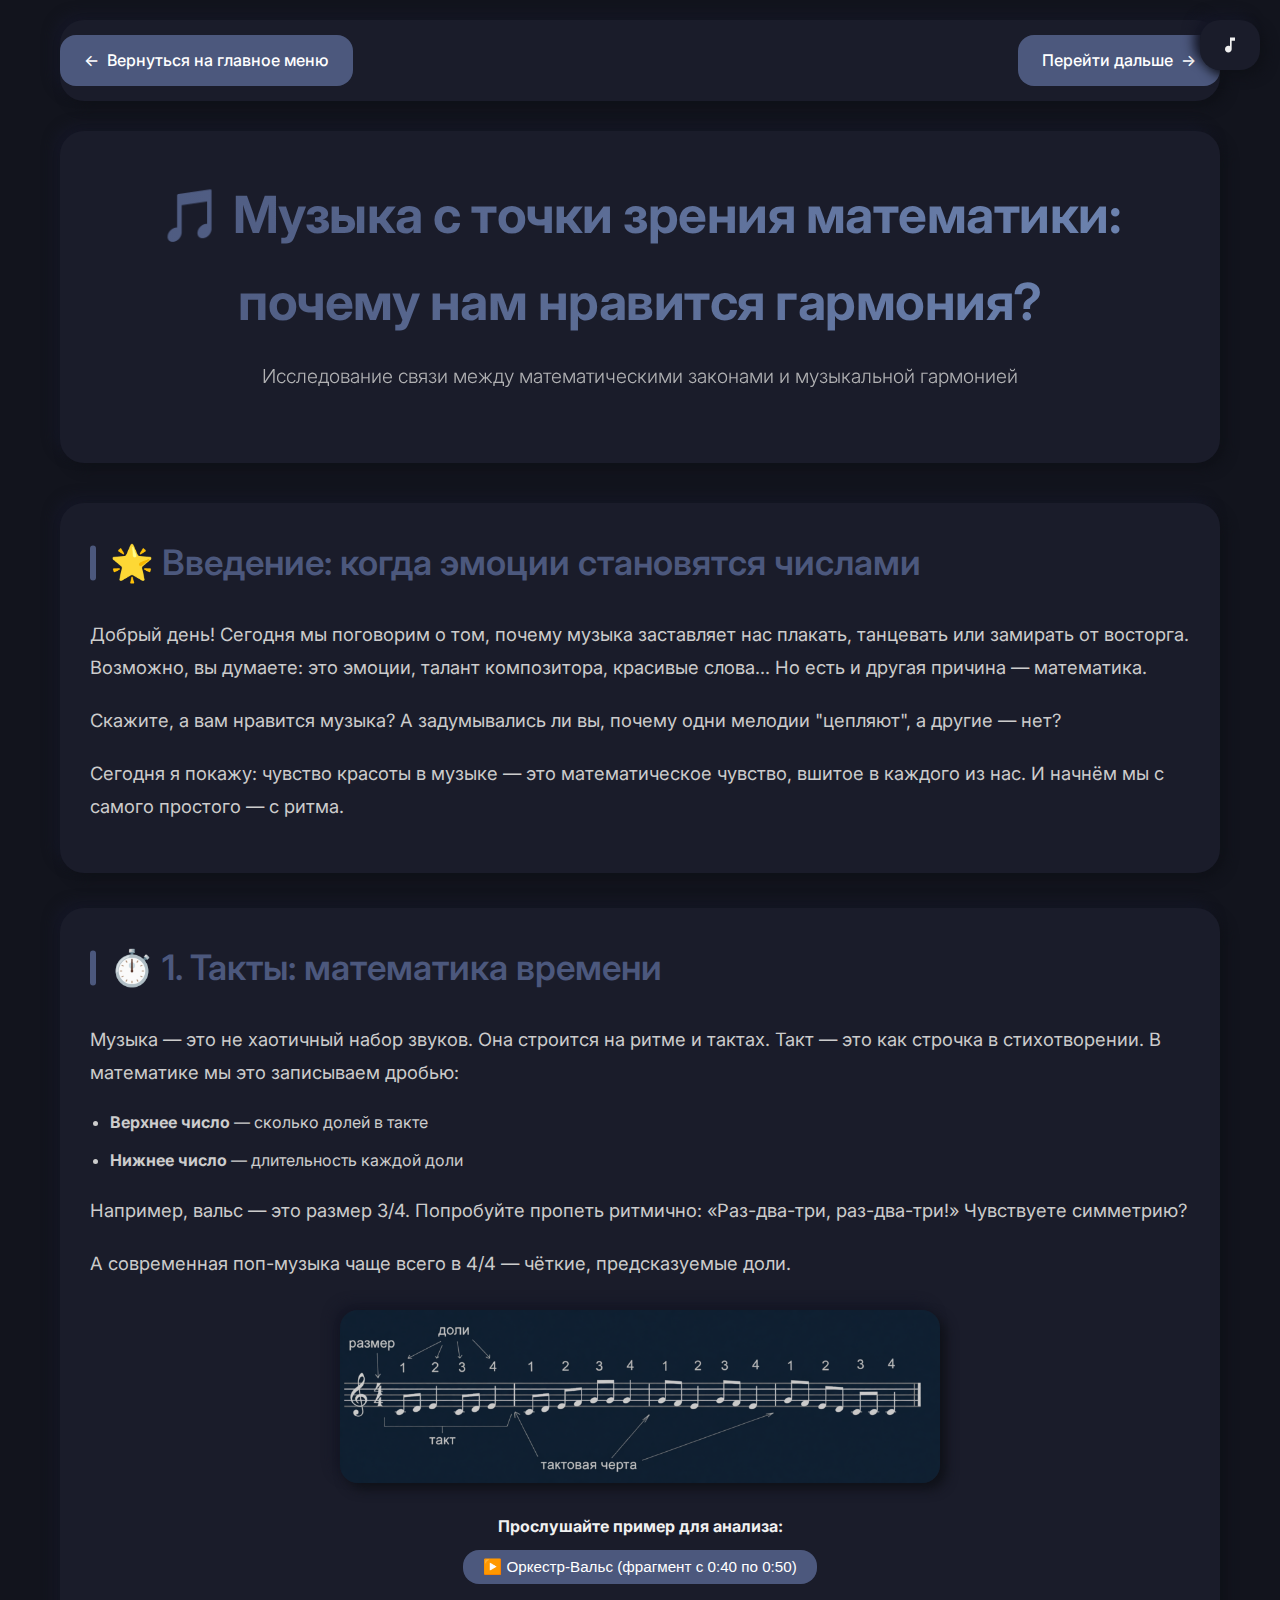
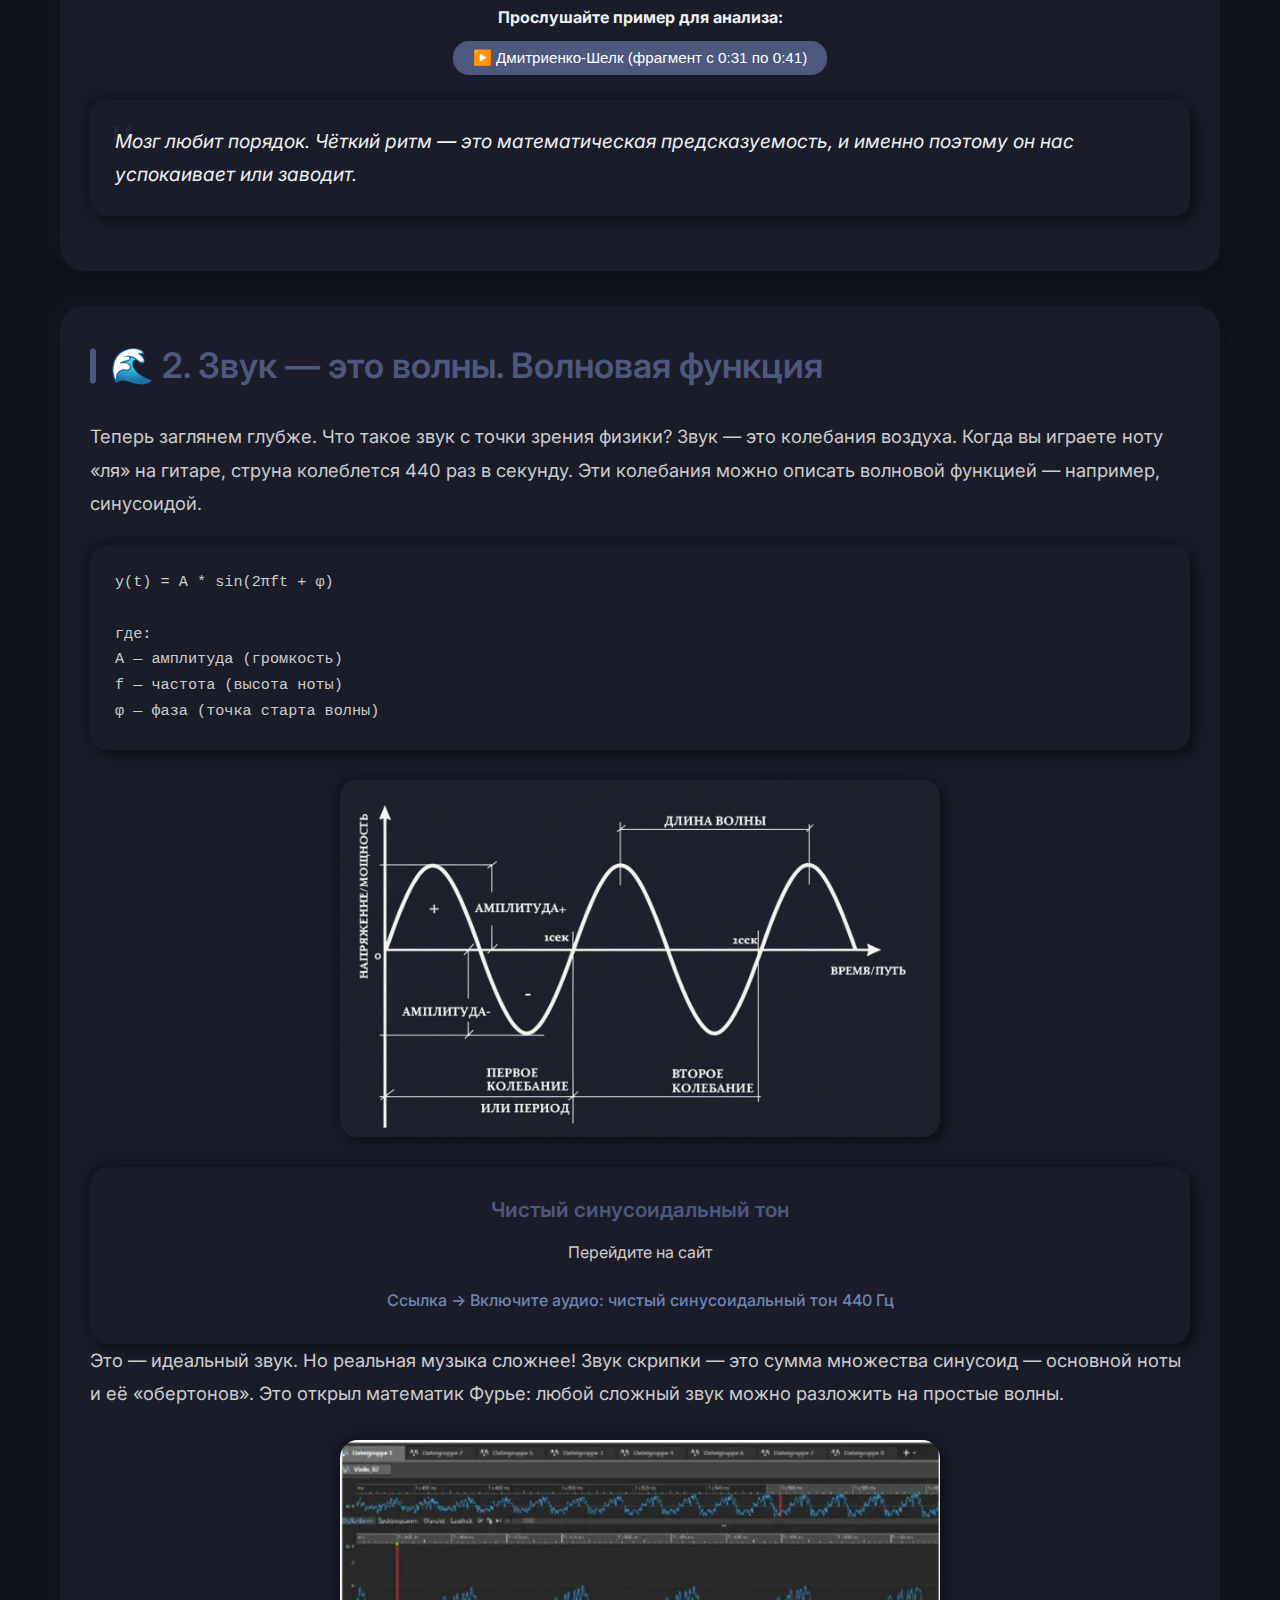
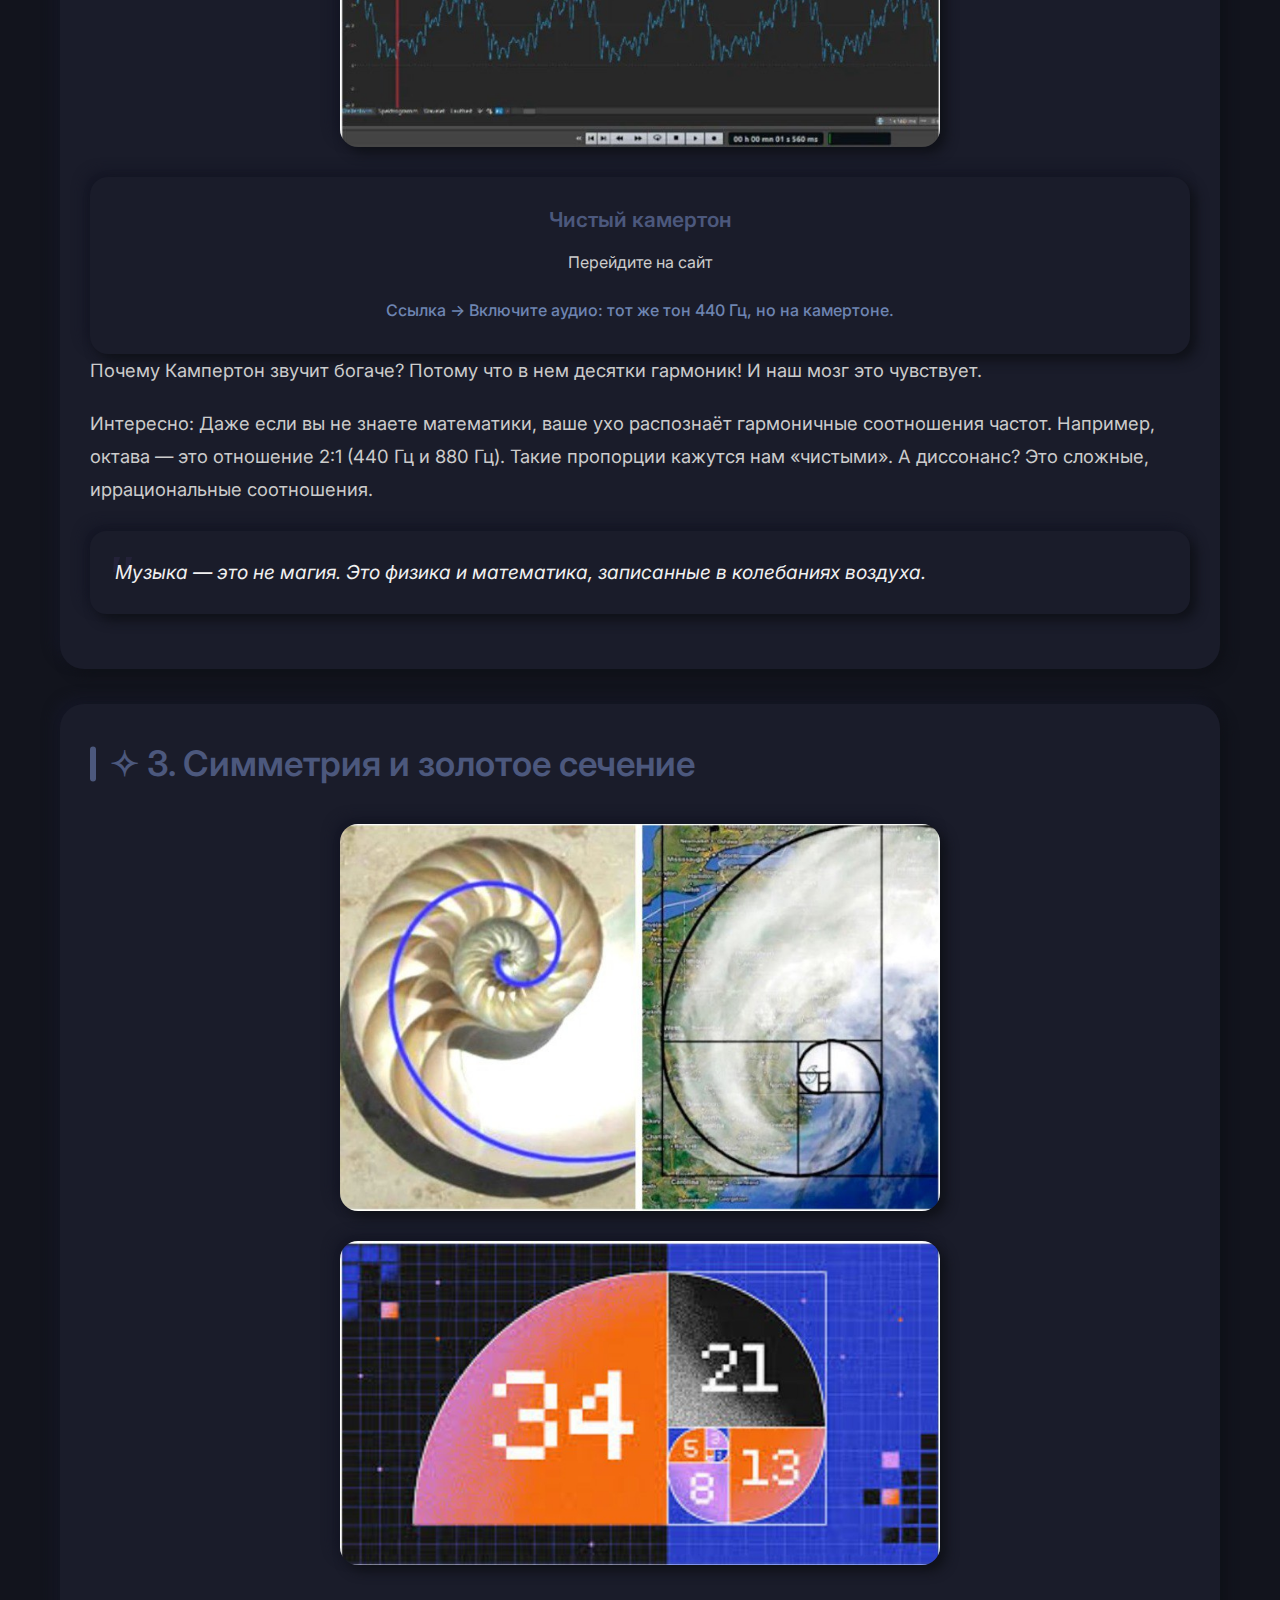
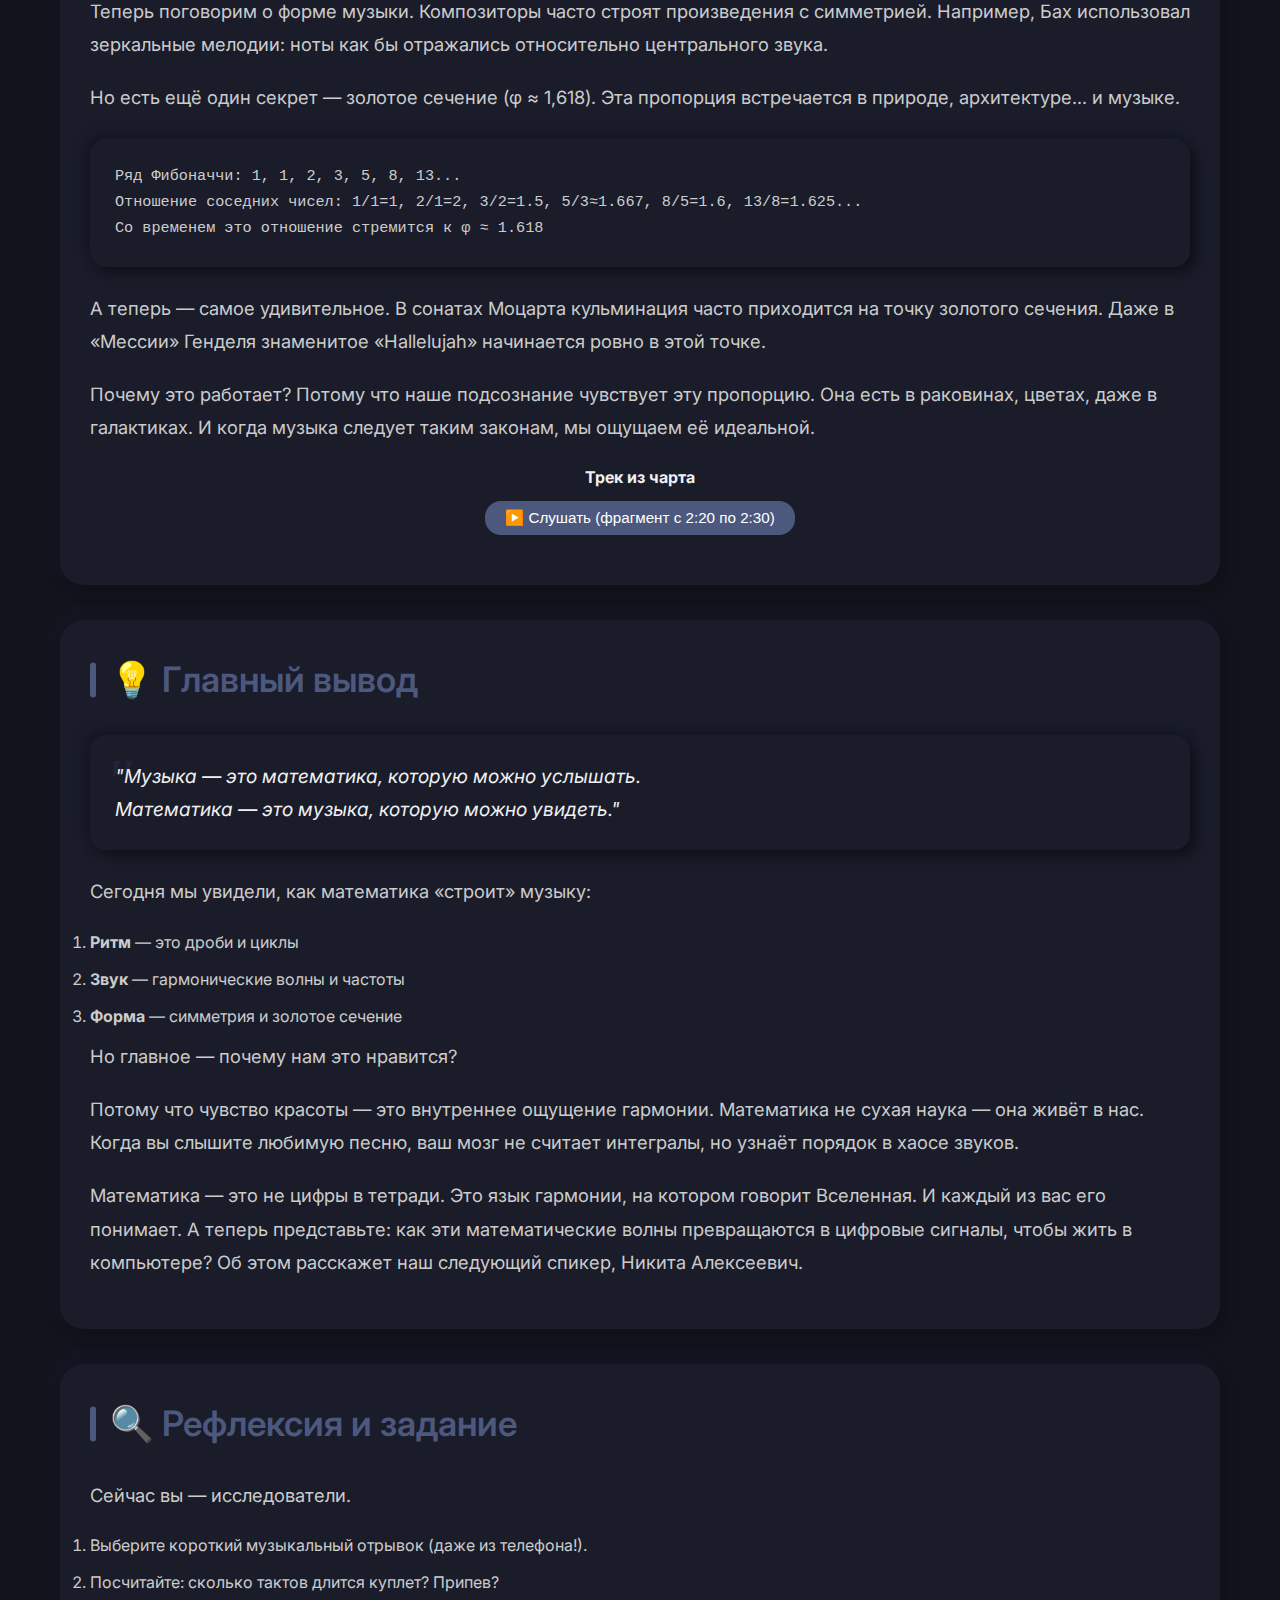
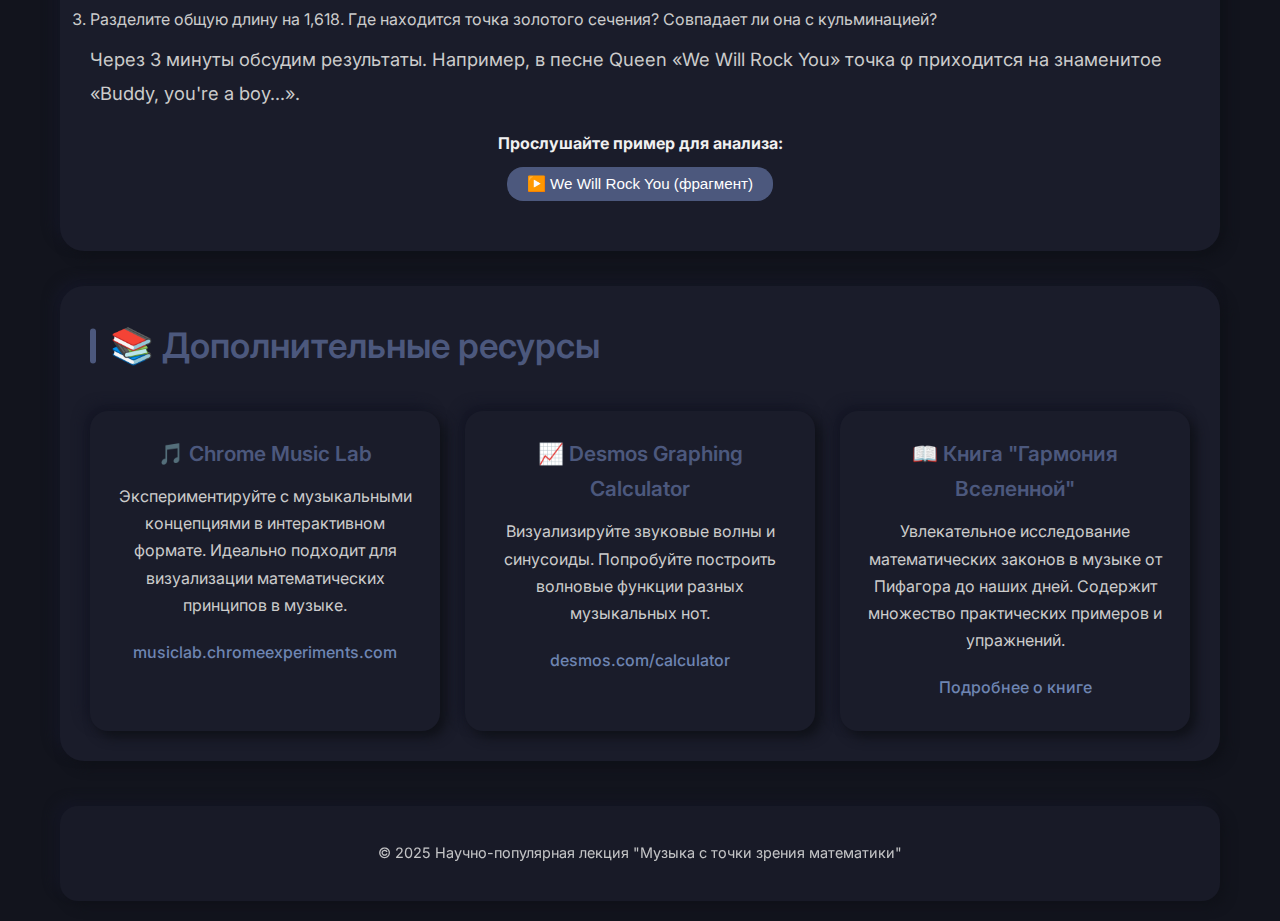
<file: pm.html>
<!DOCTYPE html>
<html lang="ru">
<head>
    <meta charset="UTF-8">
    <meta name="viewport" content="width=device-width, initial-scale=1.0">
    <link rel="stylesheet" href="style.css" />
    <link rel="preconnect" href="https://fonts.googleapis.com">
    <link rel="preconnect" href="https://fonts.gstatic.com" crossorigin>
    <link href="https://fonts.googleapis.com/css2?family=Inter:wght@300;400;500;600;700&display=swap" rel="stylesheet">
    <title>Музыка с точки зрения математики: почему нам нравится гармония?</title>
</head>
<body>
    <div class="container">
        <div class="nav-container">
            <a href="index.html" class="nav-btn prev">Вернуться на главное меню</a>
            <a href="na.html" class="nav-btn next">Перейти дальше</a>
        </div>

        <header>
            <h1>🎵 Музыка с точки зрения математики: почему нам нравится гармония?</h1>
            <p class="subtitle">Исследование связи между математическими законами и музыкальной гармонией</p>
        </header>

        <div class="card">
            <h2>🌟 Введение: когда эмоции становятся числами</h2>
            <p>Добрый день! Сегодня мы поговорим о том, почему музыка заставляет нас плакать, танцевать или замирать от восторга. Возможно, вы думаете: это эмоции, талант композитора, красивые слова... Но есть и другая причина — математика.</p>
            <p>Скажите, а вам нравится музыка? А задумывались ли вы, почему одни мелодии "цепляют", а другие — нет?</p>
            <p>Сегодня я покажу: чувство красоты в музыке — это математическое чувство, вшитое в каждого из нас. И начнём мы с самого простого — с ритма.</p>
        </div>

        <div class="card">
            <h2>⏱️ 1. Такты: математика времени</h2>
            <p>Музыка — это не хаотичный набор звуков. Она строится на ритме и тактах. Такт — это как строчка в стихотворении. В математике мы это записываем дробью:</p>
            <ul>
                <li><strong>Верхнее число</strong> — сколько долей в такте</li>
                <li><strong>Нижнее число</strong> — длительность каждой доли</li>
            </ul>
            <p>Например, вальс — это размер 3/4. Попробуйте пропеть ритмично: «Раз-два-три, раз-два-три!» Чувствуете симметрию?</p>
            <p>А современная поп-музыка чаще всего в 4/4 — чёткие, предсказуемые доли.</p>
            
            <div class="image-container">
                <div class="image-item">
                    <img src="pm/1762775524.png" alt="Нотация тактов 3/4 и 4/4: вальс и поп-ритм">
                </div>
            </div>
            
            <div class="audio-container">
                <h4>Прослушайте пример для анализа:</h4>
                <button class="listen-btn" onclick="playTrackById('orkestr')">
                    ▶️ Оркестр-Вальс (фрагмент c 0:40 по 0:50) 
                </button>
            </div>
            <div class="audio-container">
                <h4>Прослушайте пример для анализа:</h4>
                <button class="listen-btn" onclick="playTrackById('shelk')">
                    ▶️ Дмитриенко-Шелк (фрагмент с 0:31 по 0:41) 
                </button>
            </div>
            <div class="quote">
                Мозг любит порядок. Чёткий ритм — это математическая предсказуемость, и именно поэтому он нас успокаивает или заводит.
            </div>
        </div>

        <div class="card">
            <h2>🌊 2. Звук — это волны. Волновая функция</h2>
            <p>Теперь заглянем глубже. Что такое звук с точки зрения физики? Звук — это колебания воздуха. Когда вы играете ноту «ля» на гитаре, струна колеблется 440 раз в секунду. Эти колебания можно описать волновой функцией — например, синусоидой.</p>
            
            <div class="code-block">
                <pre><code>y(t) = A * sin(2πft + φ)
                
где:
A — амплитуда (громкость)
f — частота (высота ноты)
φ — фаза (точка старта волны)</code></pre>
            </div>
            
            <div class="image-container">
                <div class="image-item">
                    <img src="pm/1762775712.png" alt="Синусоидальная волна: амплитуда, частота и фаза">
                </div>
            </div>
            
            <div class="resource-card">
                <h3>Чистый синусоидальный тон</h3>
                <p>Перейдите на сайт</p>
                <a href="https://www.onlinemictest.com/ru/tone-generator/" target="_blank">Ссылка -> Включите аудио: чистый синусоидальный тон 440 Гц</a>
            </div>
            <p>Это — идеальный звук. Но реальная музыка сложнее! Звук скрипки — это сумма множества синусоид — основной ноты и её «обертонов». Это открыл математик Фурье: любой сложный звук можно разложить на простые волны.</p>
            
            <div class="image-container">
                <div class="image-item">
                    <img src="pm/photo_2025-11-03_20-59-05.jpg" alt="Спектрограмма тона 440 Гц: чистый синус vs камертон с гармониками">
                </div>
            </div>
            
            <div class="resource-card">
                <h3>Чистый камертон</h3>
                <p>Перейдите на сайт</p>
                <a href="https://kamerton-online.ru" target="_blank">Ссылка -> Включите аудио: тот же тон 440 Гц, но на камертоне.</a>
            </div>
            <p>Почему Кампертон звучит богаче? Потому что в нем десятки гармоник! И наш мозг это чувствует.</p>
            <p>Интересно: Даже если вы не знаете математики, ваше ухо распознаёт гармоничные соотношения частот. Например, октава — это отношение 2:1 (440 Гц и 880 Гц). Такие пропорции кажутся нам «чистыми». А диссонанс? Это сложные, иррациональные соотношения.</p>
            <div class="quote">
                Музыка — это не магия. Это физика и математика, записанные в колебаниях воздуха.
            </div>
        </div>

        <div class="card">
            <h2>✧ 3. Симметрия и золотое сечение</h2>
            <div class="image-container">
                <div class="image-item">
                    <img src="pm/photo_2025-11-03_20-59-18.jpg" alt="Зеркальная мелодия Баха: C-D-E, затем E-D-C">
                </div>
            </div>
            <div class="image-container">
                <div class="image-item">
                    <img src="pm/photo_2025-11-03_20-59-27.jpg" alt="Примеры золотого сечения в природе: раковина наутилуса и спиральная галактика">
                </div>
            </div>
            <p>Теперь поговорим о форме музыки. Композиторы часто строят произведения с симметрией. Например, Бах использовал зеркальные мелодии: ноты как бы отражались относительно центрального звука.</p>
            
            <p>Но есть ещё один секрет — золотое сечение (φ ≈ 1,618). Эта пропорция встречается в природе, архитектуре... и музыке.</p>
            
            <div class="code-block">
                <pre><code>Ряд Фибоначчи: 1, 1, 2, 3, 5, 8, 13...
Отношение соседних чисел: 1/1=1, 2/1=2, 3/2=1.5, 5/3≈1.667, 8/5=1.6, 13/8=1.625...
Со временем это отношение стремится к φ ≈ 1.618</code></pre>
            </div>

            
            <p>А теперь — самое удивительное. В сонатах Моцарта кульминация часто приходится на точку золотого сечения. Даже в «Мессии» Генделя знаменитое «Hallelujah» начинается ровно в этой точке.</p>
            <p>Почему это работает? Потому что наше подсознание чувствует эту пропорцию. Она есть в раковинах, цветах, даже в галактиках. И когда музыка следует таким законам, мы ощущаем её идеальной.</p>
            
            <div class="audio-container">
                <h4>Трек из чарта</h4>
                <button class="listen-btn" onclick="playTrackById('goldensection')">
                    ▶️ Слушать (фрагмент с 2:20 по 2:30)
                </button>
            </div>
        </div>

        <div class="card">
            <h2>💡 Главный вывод</h2>
            <div class="quote">
                "Музыка — это математика, которую можно услышать.<br>
                Математика — это музыка, которую можно увидеть."
            </div>
            <p>Сегодня мы увидели, как математика «строит» музыку:</p>
            <ol>
                <li><strong>Ритм</strong> — это дроби и циклы</li>
                <li><strong>Звук</strong> — гармонические волны и частоты</li>
                <li><strong>Форма</strong> — симметрия и золотое сечение</li>
            </ol>
            <p>Но главное — почему нам это нравится?</p>
            <p>Потому что чувство красоты — это внутреннее ощущение гармонии. Математика не сухая наука — она живёт в нас. Когда вы слышите любимую песню, ваш мозг не считает интегралы, но узнаёт порядок в хаосе звуков.</p>
            <p>Математика — это не цифры в тетради. Это язык гармонии, на котором говорит Вселенная. И каждый из вас его понимает. А теперь представьте: как эти математические волны превращаются в цифровые сигналы, чтобы жить в компьютере? Об этом расскажет наш следующий спикер, Никита Алексеевич.</p>
        </div>

        <div class="card">
            <h2>🔍 Рефлексия и задание</h2>
            <p>Сейчас вы — исследователи.</p>
            <ol>
                <li>Выберите короткий музыкальный отрывок (даже из телефона!).</li>
                <li>Посчитайте: сколько тактов длится куплет? Припев?</li>
                <li>Разделите общую длину на 1,618. Где находится точка золотого сечения? Совпадает ли она с кульминацией?</li>
            </ol>
            <p>Через 3 минуты обсудим результаты. Например, в песне Queen «We Will Rock You» точка φ приходится на знаменитое «Buddy, you're a boy...».</p>
            
            <div class="audio-container">
                <h4>Прослушайте пример для анализа:</h4>
                <button class="listen-btn" onclick="playTrackById('queen')">
                    ▶️ We Will Rock You (фрагмент)
                </button>
            </div>
        </div>

        <div class="card">
            <h2>📚 Дополнительные ресурсы</h2>
            <div class="resources">
                <div class="resource-card">
                    <h3>🎵 Chrome Music Lab</h3>
                    <p>Экспериментируйте с музыкальными концепциями в интерактивном формате. Идеально подходит для визуализации математических принципов в музыке.</p>
                    <a href="https://musiclab.chromeexperiments.com/" target="_blank">musiclab.chromeexperiments.com</a>
                </div>
                <div class="resource-card">
                    <h3>📈 Desmos Graphing Calculator</h3>
                    <p>Визуализируйте звуковые волны и синусоиды. Попробуйте построить волновые функции разных музыкальных нот.</p>
                    <a href="https://www.desmos.com/calculator" target="_blank">desmos.com/calculator</a>
                </div>
                <div class="resource-card">
                    <h3>📖 Книга "Гармония Вселенной"</h3>
                    <p>Увлекательное исследование математических законов в музыке от Пифагора до наших дней. Содержит множество практических примеров и упражнений.</p>
                    <a href="#" target="_blank">Подробнее о книге</a>
                </div>
            </div>
        </div>

        <footer>
            <p>© 2025 Научно-популярная лекция "Музыка с точки зрения математики"</p>
        </footer>
    </div>

    <!-- Стилизованный аудиоплеер -->
    <div class="sticky-audio-player collapsed">
        <div class="current-track-info" id="currentTrackTitle">
            <span class="track-title-text">Загрузка...</span>
            <span class="player-icon">
                <svg xmlns="http://www.w3.org/2000/svg" viewBox="0 0 24 24" width="20" height="20">
                    <path fill="currentColor" d="M12 3v10.55c-.59-.34-1.27-.55-2-.55-2.21 0-4 1.79-4 4s1.79 4 4 4 4-1.79 4-4V7h4V3h-6z"/>
                </svg>
            </span>
        </div>
        <div class="player-controls">
            <button class="audio-btn" id="prevBtn">
                <svg xmlns="http://www.w3.org/2000/svg" viewBox="0 0 24 24">
                    <path d="M6 6h2v12H6zm3.5 6l8.5 6V6z"/>
                </svg>
            </button>
            <button class="audio-btn" id="playBtn">
                <svg xmlns="http://www.w3.org/2000/svg" viewBox="0 0 24 24">
                    <path d="M8 5v14l11-7z"/>
                </svg>
            </button>
            <button class="audio-btn" id="nextBtn">
                <svg xmlns="http://www.w3.org/2000/svg" viewBox="0 0 24 24">
                    <path d="M6 18l8.5-6L6 6v12zM16 6v12h2V6h-2z"/>
                </svg>
            </button>
        </div>
        <div class="audio-progress-container" id="progressContainer">
            <div class="audio-progress-bar" id="progressBar"></div>
        </div>
        <div class="time-container">
            <span id="currentTime">0:00</span>
            <span id="duration">0:00</span>
        </div>
        <div class="track-list" id="trackList">
            <!-- Треки будут добавлены динамически -->
        </div>
    </div>

    <script>
        // Список треков с указанием времени начала и конца
        const tracks = [
            {
                id: 'orkestr',
                title: 'Оркестр-Вальс (фрагмент)',
                src: 'pm/Orkestr_-_Vals_b128f0d222.mp3',
                startTime: 40,  // 0:40
                endTime: 50,    // 0:50
                duration: 0
            },
            {
                id: 'shelk',
                title: 'Дмитриенко-Шелк',
                src: 'pm/Vanya_Dmitrienko_-_SHjolk_b128f0d146.mp3',
                startTime: 31,  // 0:31
                endTime: 41,    // 0:41
                duration: 0
            },
            {
                id: 'goldensection',
                title: 'Трек из чарта',
                src: 'pm/HUNTRX_EJAE_AUDREY_NUNA_Rei_Ami_KPop_Demon_Hunters_Cast_-_Takedown_79402857.mp3',
                startTime: 140, // 2:20 (140 секунд)
                endTime: 150,   // 2:30 (150 секунд)
                duration: 0
            },
            {
                id: 'queen',
                title: 'We Will Rock You (фрагмент)',
                src: 'pm/Queen_-_We_Will_Rock_You_47828511.mp3',
                startTime: 0,   // Для этого трека оставляем полное воспроизведение
                endTime: null,  // null означает воспроизведение до конца
                duration: 0
            }
        ];
        
        let currentTrackIndex = 0;
        const audio = new Audio();
        const playBtn = document.getElementById('playBtn');
        const prevBtn = document.getElementById('prevBtn');
        const nextBtn = document.getElementById('nextBtn');
        const progressBar = document.getElementById('progressBar');
        const progressContainer = document.getElementById('progressContainer');
        const currentTime = document.getElementById('currentTime');
        const duration = document.getElementById('duration');
        const trackList = document.getElementById('trackList');
        const currentTrackTitle = document.getElementById('currentTrackTitle');
        const stickyPlayer = document.querySelector('.sticky-audio-player');
        
        // Создание списка треков
        function renderTrackList() {
            trackList.innerHTML = '';
            tracks.forEach((track, index) => {
                const item = document.createElement('div');
                item.className = `track-item ${index === currentTrackIndex ? 'active' : ''}`;
                item.innerHTML = `
                    <span class="track-title">${track.title}</span>
                    <button class="play-track-btn" data-index="${index}">
                        <svg xmlns="http://www.w3.org/2000/svg" viewBox="0 0 24 24" width="16" height="16">
                            <path d="M8 5v14l11-7z"/>
                        </svg>
                    </button>
                `;
                trackList.appendChild(item);
                item.querySelector('.play-track-btn').addEventListener('click', (e) => {
                    e.stopPropagation();
                    loadTrack(index);
                    playAudio();
                    togglePlayerExpand();
                });
            });
        }
        
        // Загрузка трека
        function loadTrack(index) {
            currentTrackIndex = index;
            const track = tracks[index];
            audio.src = track.src;
            audio.load();
            currentTrackTitle.querySelector('.track-title-text').textContent = track.title;
            renderTrackList();
        }
        
        // Воспроизведение/пауза
        function playAudio() {
            if (audio.paused || audio.ended) {
                // Если трек новый или в начале, устанавливаем начальное время
                const track = tracks[currentTrackIndex];
                if (audio.currentTime === 0 || audio.ended) {
                    audio.currentTime = track.startTime || 0;
                }
                
                audio.play().catch(e => console.log("Ошибка воспроизведения:", e));
                playBtn.innerHTML = '<svg xmlns="http://www.w3.org/2000/svg" viewBox="0 0 24 24"><path d="M6 19h4V5H6v14zm8-14v14h4V5h-4z"/></svg>';
            } else {
                audio.pause();
                playBtn.innerHTML = '<svg xmlns="http://www.w3.org/2000/svg" viewBox="0 0 24 24"><path d="M8 5v14l11-7z"/></svg>';
            }
        }
        
        // Обновление прогресса
        function updateProgress() {
            const track = tracks[currentTrackIndex];
            if (audio.duration) {
                // Вычисляем продолжительность отрезка для отображения прогресса
                const segmentDuration = track.endTime ? Math.min(track.endTime - (track.startTime || 0), audio.duration - (track.startTime || 0)) : audio.duration;
                const elapsed = audio.currentTime - (track.startTime || 0);
                const percent = (elapsed / segmentDuration) * 100;
                
                progressBar.style.width = `${Math.min(100, Math.max(0, percent))}%`;
                currentTime.textContent = formatTime(audio.currentTime);
                duration.textContent = formatTime(track.endTime || audio.duration);
            }
        }
        
        // Форматирование времени
        function formatTime(seconds) {
            const mins = Math.floor(seconds / 60);
            const secs = Math.floor(seconds % 60);
            return `${mins}:${secs.toString().padStart(2, '0')}`;
        }
        
        // Проверка достижения конца отрезка
        function checkSegmentEnd() {
            const track = tracks[currentTrackIndex];
            if (track.endTime && audio.currentTime >= track.endTime) {
                audio.pause();
                playBtn.innerHTML = '<svg xmlns="http://www.w3.org/2000/svg" viewBox="0 0 24 24"><path d="M8 5v14l11-7z"/></svg>';
                // Возвращаем в начало отрезка для следующего воспроизведения
                audio.currentTime = track.startTime || 0;
            }
        }
        
        // События
        audio.addEventListener('timeupdate', () => {
            updateProgress();
            checkSegmentEnd();
        });
        
        audio.addEventListener('ended', () => {
            currentTrackIndex = (currentTrackIndex + 1) % tracks.length;
            loadTrack(currentTrackIndex);
            playAudio();
        });
        
        playBtn.addEventListener('click', playAudio);
        nextBtn.addEventListener('click', () => {
            currentTrackIndex = (currentTrackIndex + 1) % tracks.length;
            loadTrack(currentTrackIndex);
            playAudio();
        });
        prevBtn.addEventListener('click', () => {
            currentTrackIndex = (currentTrackIndex - 1 + tracks.length) % tracks.length;
            loadTrack(currentTrackIndex);
            playAudio();
        });
        
        progressContainer.addEventListener('click', (e) => {
            const track = tracks[currentTrackIndex];
            const width = progressContainer.clientWidth;
            const clickX = e.offsetX;
            const percent = clickX / width;
            
            // Вычисляем продолжительность отрезка
            const segmentDuration = track.endTime ? Math.min(track.endTime - (track.startTime || 0), audio.duration - (track.startTime || 0)) : audio.duration;
            // Устанавливаем новую позицию в пределах отрезка
            const newPos = (track.startTime || 0) + percent * segmentDuration;
            audio.currentTime = Math.min(newPos, track.endTime || audio.duration);
        });
        
        // Управление плеером
        let isPlayerExpanded = false;
        
        function togglePlayerExpand() {
            if (isPlayerExpanded) {
                stickyPlayer.classList.remove('expanded');
                stickyPlayer.classList.add('collapsed');
            } else {
                stickyPlayer.classList.remove('collapsed');
                stickyPlayer.classList.add('expanded');
            }
            isPlayerExpanded = !isPlayerExpanded;
        }
        
        currentTrackTitle.addEventListener('click', (e) => {
            if (!e.target.closest('.play-track-btn')) {
                togglePlayerExpand();
            }
        });
        
        // Автоматическое раскрытие при наведении на десктопе
        const isMobile = window.matchMedia('(max-width: 768px)').matches;
        if (!isMobile) {
            stickyPlayer.addEventListener('mouseenter', () => {
                if (!isPlayerExpanded) {
                    stickyPlayer.classList.remove('collapsed');
                    stickyPlayer.classList.add('expanded');
                }
            });
            
            stickyPlayer.addEventListener('mouseleave', () => {
                if (!isPlayerExpanded && !stickyPlayer.classList.contains('was-clicked-expanded')) {
                    stickyPlayer.classList.remove('expanded');
                    stickyPlayer.classList.add('collapsed');
                }
            });
            
            currentTrackTitle.addEventListener('click', () => {
                stickyPlayer.classList.add('was-clicked-expanded');
            });
        }
        
        // Инициализация
        renderTrackList();
        loadTrack(currentTrackIndex);
        
        // Функция для вызова из карточек
        window.playTrackById = function(trackId) {
            const index = tracks.findIndex(t => t.id === trackId);
            if (index !== -1) {
                loadTrack(index);
                // Ждем загрузки метаданных для установки правильного времени
                audio.onloadedmetadata = function() {
                    const track = tracks[index];
                    audio.currentTime = track.startTime || 0;
                    playAudio();
                    
                    setTimeout(() => {
                        if (!isPlayerExpanded) {
                            togglePlayerExpand();
                        }
                    }, 100);
                };
            }
        };
    </script>
</body>
</html>
</file>
<file: style.css>
:root {
  --bg-primary: #12141D;
  --bg-secondary: #1a1c2a;
  --text-primary: #F0F0F0;
  --text-secondary: #CCCCCC;
  --accent: #4C587D;
  --accent-hover: #6E85B2;
  --highlight: #6E85B2;
  --shadow-inset: inset 6px 6px 12px #0f1118, inset -6px -6px 12px #151726;
  --shadow-outset: 6px 6px 12px #0f1118, -6px -6px 12px #151726;
  --transition: all 0.3s ease;
  --border-radius: 24px;
  --border-radius-mobile: 16px;
  --card-padding: 30px;
  --card-padding-mobile: 20px;
  --header-padding: 40px 20px;
  --header-padding-mobile: 30px 15px;
  --player-width-collapsed: 60px;
  --player-width-expanded: 320px;
  --player-height-collapsed: 50px;
  --player-height-expanded: 200px;
  --font-size-h1: clamp(2rem, 5vw, 3.2rem);
  --font-size-h2: clamp(1.6rem, 4vw, 2.2rem);
  --font-size-body: clamp(1rem, 2.5vw, 1.15rem);
}

* {
  margin: 0;
  padding: 0;
  box-sizing: border-box;
}

body {
  font-family: 'Inter', -apple-system, BlinkMacSystemFont, 'Segoe UI', Roboto, Oxygen, Ubuntu, Cantarell, 'Open Sans', 'Helvetica Neue', sans-serif;
  background: var(--bg-primary);
  color: var(--text-primary);
  line-height: 1.7;
  padding: 20px;
  min-height: 100vh;
  background-attachment: fixed;
  position: relative;
  overflow-x: hidden;
  padding-bottom: 20px;
}

.container {
  max-width: 1200px;
  margin: 0 auto;
  padding: 0 20px;
}

/* Header Styles */
header {
  text-align: center;
  padding: var(--header-padding);
  margin-bottom: 40px;
  background: var(--bg-secondary);
  border-radius: var(--border-radius);
  box-shadow: var(--shadow-outset);
  transition: var(--transition);
  position: relative;
  overflow: hidden;
}

header:hover {
  box-shadow: var(--shadow-inset);
}

h1 {
  font-size: var(--font-size-h1);
  margin-bottom: 15px;
  background: linear-gradient(90deg, var(--accent), var(--highlight));
  -webkit-background-clip: text;
  background-clip: text;
  color: transparent;
  font-weight: 700;
  letter-spacing: -0.5px;
}

.subtitle {
  font-size: clamp(1rem, 2.5vw, 1.2rem);
  opacity: 0.85;
  margin-bottom: 30px;
  color: var(--text-secondary);
  font-weight: 300;
}

/* Contacts Section (New) */
.contacts-section {
  padding: 2rem 0;
  background: var(--bg-secondary);
  border-radius: var(--border-radius);
  margin: 2rem 0;
  box-shadow: var(--shadow-outset);
  transition: var(--transition);
  overflow: hidden;
}

.contacts-section:hover {
  box-shadow: var(--shadow-inset);
}

.contacts-content h2 {
  text-align: center;
  color: var(--text-primary);
  margin-bottom: 1rem;
  font-size: var(--font-size-h2);
}

.section-description {
  text-align: center;
  color: var(--text-secondary);
  margin-bottom: 2rem;
  font-size: var(--font-size-body);
}

.contacts-methods {
  display: grid;
  grid-template-columns: repeat(auto-fit, minmax(250px, 1fr));
  gap: 1.5rem;
  margin-bottom: 1.5rem;
}

.contact-method {
  display: flex;
  align-items: flex-start;
  gap: 1rem;
  padding: 1rem;
  background: var(--bg-primary);
  border-radius: var(--border-radius-mobile);
  transition: var(--transition);
}

.contact-method:hover {
  background: var(--highlight);
  color: var(--text-primary);
  transform: translateY(-2px);
}

.contact-icon {
  width: 60px;
  height: 60px;
  border-radius: 50%;
  background: var(--accent);
  display: flex;
  align-items: center;
  justify-content: center;
  color: white;
  font-size: 1.5rem;
  flex-shrink: 0;
  transition: var(--transition);
}

.contact-method:hover .contact-icon {
  background: var(--accent-hover);
}

.contact-details h4 {
  margin: 0 0 0.5rem 0;
  color: var(--text-primary);
  font-size: 1.1rem;
}

.contact-details p {
  margin: 0 0 1rem 0;
  color: var(--text-secondary);
  font-size: 0.95rem;
}

.contact-note {
  background: var(--bg-primary);
  border-radius: var(--border-radius-mobile);
  padding: 1rem;
  display: flex;
  align-items: flex-start;
  gap: 0.5rem;
  color: var(--text-secondary);
  font-size: 0.9rem;
  margin-top: 1rem;
}

.contact-note i {
  color: var(--accent);
  margin-top: 0.2rem;
  font-size: 1.1rem;
}

/* Buttons (Updated for Contacts) */
.button {
  display: inline-block;
  padding: 0.5rem 1rem;
  border-radius: var(--border-radius-mobile);
  font-weight: 500;
  text-align: center;
  cursor: pointer;
  transition: var(--transition);
  text-decoration: none;
  font-size: 0.9rem;
  border: none;
}

.button.primary {
  background: var(--accent);
  color: white;
  box-shadow: var(--shadow-outset);
}

.button.primary:hover {
  background: var(--accent-hover);
  box-shadow: var(--shadow-inset);
  transform: translateY(-1px);
}

.button.secondary {
  background: transparent;
  color: var(--highlight);
  border: 1px solid var(--highlight);
  box-shadow: none;
}

.button.secondary:hover {
  background: rgba(110, 133, 178, 0.1);
  border-color: var(--accent-hover);
}

/* Fade-in Animation (New) */
.fade-in-up {
  opacity: 0;
  transform: translateY(20px);
  transition: opacity 0.6s ease, transform 0.6s ease;
}

.fade-in-up.animated {
  opacity: 1;
  transform: translateY(0);
}

/* Card Styles */
.card {
  background: var(--bg-secondary);
  border-radius: var(--border-radius);
  padding: var(--card-padding);
  margin-bottom: 35px;
  box-shadow: var(--shadow-outset);
  transition: var(--transition);
  position: relative;
  overflow: hidden;
}

.card:hover {
  box-shadow: var(--shadow-inset);
  transform: translateY(-5px);
}

.card h2 {
  font-size: var(--font-size-h2);
  margin-bottom: 25px;
  color: var(--accent);
  display: flex;
  align-items: center;
  gap: 15px;
  font-weight: 600;
  position: relative;
  padding-left: 20px;
}

.card h2::before {
  content: "";
  width: 6px;
  height: 35px;
  background: var(--accent);
  border-radius: 3px;
  position: absolute;
  left: 0;
  top: 50%;
  transform: translateY(-50%);
}

.card p {
  margin-bottom: 20px;
  font-size: var(--font-size-body);
  line-height: 1.8;
  color: var(--text-secondary);
}

ul {
  margin-bottom: 20px;
  padding-left: 20px;
}

li {
  margin-bottom: 10px;
  color: var(--text-secondary);
}

/* Home Page Specific */
.home-intro {
  margin-bottom: 40px;
  text-align: center;
}

.home-intro p {
  font-size: clamp(1.1rem, 3vw, 1.3rem);
  margin-bottom: 20px;
  color: var(--text-secondary);
}

.home-links {
  display: grid;
  grid-template-columns: repeat(auto-fit, minmax(300px, 1fr));
  gap: 30px;
  margin-top: 40px;
}

.link-card {
  background: var(--bg-secondary);
  border-radius: var(--border-radius);
  padding: 30px;
  box-shadow: var(--shadow-outset);
  transition: var(--transition);
  text-align: center;
  height: 100%;
  display: flex;
  flex-direction: column;
  justify-content: center;
}

.link-card:hover {
  box-shadow: var(--shadow-inset);
  transform: translateY(-10px);
}

.link-card h3 {
  font-size: clamp(1.5rem, 4vw, 2rem);
  margin-bottom: 20px;
  color: var(--accent);
  font-weight: 600;
}

.link-card p {
  margin-bottom: 25px;
  font-size: clamp(1rem, 2.5vw, 1.1rem);
  color: var(--text-secondary);
}

.link-btn {
  display: inline-block;
  background: var(--accent);
  color: white;
  text-decoration: none;
  padding: 12px 30px;
  border-radius: 50px;
  font-weight: 500;
  font-size: 1.1rem;
  transition: var(--transition);
  margin: 0 auto;
}

.link-btn:hover {
  background: var(--accent-hover);
  transform: scale(1.05);
  box-shadow: 0 5px 15px rgba(0, 0, 0, 0.3);
}

/* Navigation */
.nav-container {
  display: flex;
  justify-content: space-between;
  align-items: center;
  margin-bottom: 30px;
  padding: 15px 0;
  background: var(--bg-secondary);
  border-radius: var(--border-radius);
  box-shadow: var(--shadow-outset);
  transition: var(--transition);
}

.nav-container:hover {
  box-shadow: var(--shadow-inset);
}

.nav-btn {
  background: var(--accent);
  color: white;
  border: none;
  padding: 12px 24px;
  border-radius: 16px;
  cursor: pointer;
  font-weight: 500;
  transition: var(--transition);
  display: inline-flex;
  align-items: center;
  gap: 8px;
  font-size: 1rem;
  text-decoration: none;
}

.nav-btn:hover {
  background: var(--accent-hover);
  transform: scale(1.05);
}

.nav-btn.prev::before {
  content: "←";
}

.nav-btn.next::after {
  content: "→";
}

/* Code Blocks */
.code-block {
  background: var(--bg-secondary);
  border-radius: 16px;
  padding: 25px;
  margin: 25px 0;
  overflow-x: auto;
  font-family: 'Fira Code', 'Courier New', Courier, monospace;
  font-size: clamp(0.85rem, 2vw, 0.95rem);
  box-shadow: var(--shadow-outset);
  transition: var(--transition);
}

.code-block:hover {
  box-shadow: var(--shadow-inset);
}

.code-block pre {
  margin: 0;
  white-space: pre-wrap;
  word-wrap: break-word;
  color: var(--text-secondary);
}

.code-block code {
  color: var(--text-secondary);
}

/* Images */
.image-container {
  display: flex;
  flex-wrap: wrap;
  gap: 25px;
  justify-content: center;
  margin: 30px 0;
}

.image-item {
  width: 100%;
  max-width: 600px;
  border-radius: 18px;
  overflow: hidden;
  box-shadow: var(--shadow-outset);
  transition: var(--transition);
  position: relative;
}

.image-item:hover {
  box-shadow: var(--shadow-inset);
  transform: scale(1.03);
}

.image-item img {
  width: 100%;
  height: auto;
  display: block;
  transition: filter 0.3s ease;
}

.image-item:hover img {
  filter: brightness(1.05);
}

/* Highlight */
.highlight {
  color: var(--highlight);
  font-weight: 600;
  position: relative;
}

.highlight::after {
  content: "";
  position: absolute;
  bottom: 2px;
  left: 0;
  width: 100%;
  height: 2px;
  background: var(--highlight);
  opacity: 0.3;
  transform: scaleX(0);
  transform-origin: right;
  transition: transform 0.3s ease;
}

.highlight:hover::after {
  transform: scaleX(1);
  transform-origin: left;
}

/* Quote */
.quote {
  font-style: italic;
  font-size: clamp(1.1rem, 2.5vw, 1.2rem);
  padding: 25px;
  margin: 25px 0;
  background: var(--bg-secondary);
  border-radius: 16px;
  position: relative;
  overflow: hidden;
  box-shadow: var(--shadow-outset);
}

.quote:hover {
  box-shadow: var(--shadow-inset);
}

.quote::before {
  position: absolute;
  top: 15px;
  left: 15px;
  font-size: 4rem;
  color: rgba(126, 87, 194, 0.1);
  font-family: Georgia, serif;
  line-height: 1;
  content: '"';
}

/* Resources */
.resources {
  display: grid;
  grid-template-columns: repeat(auto-fit, minmax(280px, 1fr));
  gap: 25px;
  margin-top: 35px;
}

.resource-card {
  background: var(--bg-secondary);
  border-radius: 18px;
  padding: 25px;
  transition: var(--transition);
  box-shadow: var(--shadow-outset);
  text-align: center;
  cursor: pointer;
}

.resource-card:hover {
  box-shadow: var(--shadow-inset);
  transform: translateY(-5px);
}

.resource-card h3 {
  color: var(--accent);
  margin-bottom: 12px;
  display: flex;
  align-items: center;
  gap: 12px;
  font-size: clamp(1.1rem, 3vw, 1.3rem);
  font-weight: 600;
  justify-content: center;
}

.resource-card p {
  margin-bottom: 15px;
  font-size: clamp(0.95rem, 2.5vw, 1rem);
  line-height: 1.7;
  color: var(--text-secondary);
}

.resource-card a {
  color: var(--highlight);
  text-decoration: none;
  font-weight: 500;
  transition: var(--transition);
  display: inline-block;
  position: relative;
  padding: 5px 0;
}

.resource-card a::after {
  content: "";
  position: absolute;
  bottom: 0;
  left: 0;
  width: 0;
  height: 2px;
  background: var(--highlight);
  transition: width 0.3s ease;
}

.resource-card a:hover::after {
  width: 100%;
}

/* Audio Player */
.sticky-audio-player {
  position: fixed;
  top: 20px;
  right: 20px;
  z-index: 1000;
  background: var(--bg-secondary);
  border-radius: 20px;
  padding: 12px;
  box-shadow: var(--shadow-outset);
  width: var(--player-width-expanded);
  max-width: 90vw;
  transition: all 0.35s cubic-bezier(0.23, 1, 0.320, 1);
  display: flex;
  flex-direction: column;
  gap: 10px;
  overflow: hidden;
  backdrop-filter: blur(5px);
  -webkit-backdrop-filter: blur(5px);
}

.sticky-audio-player:hover {
  box-shadow: 0 10px 25px rgba(0, 0, 0, 0.5);
}

.sticky-audio-player.collapsed {
  width: var(--player-width-collapsed);
  height: var(--player-height-collapsed);
  padding: 8px;
}

.sticky-audio-player.expanded {
  width: var(--player-width-expanded);
  height: auto;
  min-height: var(--player-height-collapsed);
  max-height: 400px;
}

.current-track-info {
  display: flex;
  align-items: center;
  justify-content: center;
  cursor: pointer;
  width: 100%;
  height: 100%;
}

.track-title-text {
  flex-grow: 1;
  text-align: center;
  font-size: clamp(0.75rem, 2vw, 0.85rem);
  color: var(--highlight);
  white-space: nowrap;
  overflow: hidden;
  text-overflow: ellipsis;
  font-weight: 500;
  letter-spacing: 0.3px;
}

.player-icon {
  display: none;
  width: 24px;
  height: 24px;
  display: flex;
  align-items: center;
  justify-content: center;
}

.player-icon svg {
  fill: var(--highlight);
  width: 20px;
  height: 20px;
}

.sticky-audio-player.collapsed .player-icon {
  display: flex;
}

.sticky-audio-player.collapsed .track-title-text {
  display: none;
}

.sticky-audio-player.expanded .player-icon {
  display: none;
}

.sticky-audio-player.expanded .track-title-text {
  display: block;
}

.player-controls {
  display: flex;
  justify-content: center;
  align-items: center;
  gap: 12px;
  padding: 8px 0;
}

.audio-btn {
  width: 36px;
  height: 36px;
  border-radius: 50%;
  background: var(--highlight);
  display: flex;
  align-items: center;
  justify-content: center;
  cursor: pointer;
  transition: all 0.3s cubic-bezier(0.175, 0.885, 0.32, 1.275);
  border: none;
  outline: none;
  box-shadow: 0 3px 8px rgba(0, 0, 0, 0.3);
  position: relative;
  flex-shrink: 0;
}

.audio-btn:hover {
  transform: scale(1.15);
  background: var(--accent-hover);
  box-shadow: 0 4px 10px rgba(0, 0, 0, 0.4);
}

.audio-btn:active {
  transform: scale(0.95);
}

.audio-btn svg {
  width: 16px;
  height: 16px;
  fill: white;
  transition: transform 0.2s ease;
}

.audio-progress-container {
  width: 100%;
  height: 6px;
  background: rgba(255, 255, 255, 0.08);
  border-radius: 3px;
  cursor: pointer;
  position: relative;
  overflow: hidden;
}

.audio-progress-bar {
  height: 100%;
  background: linear-gradient(90deg, var(--accent), var(--highlight));
  border-radius: 3px;
  width: 0%;
  position: relative;
  transition: width 0.1s linear;
}

.time-container {
  display: flex;
  justify-content: space-between;
  font-size: 0.75rem;
  color: var(--text-secondary);
  margin: 0 4px;
  font-family: 'Inter', monospace;
  letter-spacing: 0.5px;
}

.track-list {
  display: flex;
  flex-direction: column;
  gap: 6px;
  max-height: 150px;
  overflow-y: auto;
  padding: 8px 0 0 0;
  margin-top: 6px;
  border-top: 1px solid rgba(255, 255, 255, 0.08);
}

.track-item {
  display: flex;
  align-items: center;
  gap: 10px;
  padding: 6px 10px;
  background: rgba(255, 255, 255, 0.03);
  border-radius: 8px;
  transition: all 0.2s ease;
  cursor: pointer;
  position: relative;
}

.track-item:hover {
  background: rgba(255, 255, 255, 0.08);
  transform: translateX(3px);
}

.track-item.active {
  background: rgba(106, 133, 178, 0.2);
  border-left: 3px solid var(--highlight);
  padding-left: 7px;
}

.track-item.active::before {
  content: '';
  position: absolute;
  left: -3px;
  top: 50%;
  transform: translateY(-50%);
  width: 3px;
  height: 100%;
  background: var(--highlight);
  border-radius: 0 3px 3px 0;
}

.track-title {
  flex-grow: 1;
  font-size: clamp(0.8rem, 2vw, 0.85rem);
  white-space: nowrap;
  overflow: hidden;
  text-overflow: ellipsis;
  color: var(--text-primary);
  font-weight: 400;
}

.track-item.active .track-title {
  font-weight: 500;
  color: var(--highlight);
}

.play-track-btn {
  background: rgba(255, 255, 255, 0.1);
  border: none;
  width: 24px;
  height: 24px;
  border-radius: 50%;
  cursor: pointer;
  padding: 0;
  display: flex;
  align-items: center;
  justify-content: center;
  opacity: 0.7;
  transition: all 0.2s ease;
}

.track-item:hover .play-track-btn {
  opacity: 1;
  background: var(--highlight);
}

.play-track-btn:hover {
  transform: scale(1.1);
}

.play-track-btn svg {
  fill: white;
  width: 10px;
  height: 10px;
}

.sticky-audio-player.collapsed .player-controls,
.sticky-audio-player.collapsed .audio-progress-container,
.sticky-audio-player.collapsed .time-container,
.sticky-audio-player.collapsed .track-list {
  display: none;
}

/* Audio Container */
.audio-container {
  display: flex;
  flex-direction: column;
  align-items: center;
  gap: 10px;
  margin: 20px 0;
}

.listen-btn {
  background: var(--accent);
  color: white;
  border: none;
  padding: 8px 20px;
  border-radius: 16px;
  cursor: pointer;
  font-weight: 500;
  transition: var(--transition);
  display: inline-flex;
  align-items: center;
  gap: 4px;
  font-size: clamp(0.85rem, 2vw, 0.95rem);
}

.listen-btn:hover {
  background: var(--accent-hover);
  transform: scale(1.05);
}

/* Footer */
footer {
  text-align: center;
  padding: 35px;
  margin-top: 45px;
  background: var(--bg-secondary);
  border-radius: 18px;
  font-size: 0.9rem;
  opacity: 0.8;
  box-shadow: var(--shadow-outset);
}

/* Media Queries */
@media (max-width: 768px) {
  body {
    padding-top: calc(var(--player-height-collapsed) + 20px);
    padding: calc(var(--player-height-collapsed) + 20px) 10px 20px 10px;
  }

  .container {
    padding: 0 10px;
  }

  header {
    padding: var(--header-padding-mobile);
    margin-bottom: 30px;
  }

  .card {
    padding: var(--card-padding-mobile);
    margin-bottom: 25px;
    border-radius: var(--border-radius-mobile);
  }

  .card h2 {
    padding-left: 15px;
    gap: 10px;
  }

  .card h2::before {
    height: 28px;
    width: 4px;
  }

  .home-links {
    grid-template-columns: 1fr;
    gap: 20px;
  }

  .link-card {
    padding: var(--card-padding-mobile);
  }

  .nav-container {
    flex-direction: column;
    gap: 10px;
    padding: 10px 0;
  }

  .nav-btn {
    padding: 10px 20px;
    font-size: clamp(0.9rem, 2.5vw, 0.95rem);
    width: 100%;
    justify-content: center;
  }

  .sticky-audio-player {
    top: 0;
    right: 0;
    left: 0;
    width: 100%;
    border-radius: 0;
    padding: 8px 10px;
    box-shadow: 0 4px 15px rgba(0, 0, 0, 0.3);
    gap: 8px;
  }

  .sticky-audio-player.collapsed {
    height: var(--player-height-collapsed);
    padding: 6px 10px;
  }

  .sticky-audio-player.expanded {
    height: auto;
    max-height: 70vh;
    padding: 12px 10px;
  }

  .current-track-info {
    font-size: clamp(0.8rem, 2.5vw, 0.9rem);
    margin: 0 8px;
  }

  .player-controls {
    gap: 8px;
    padding: 6px 0;
  }

  .audio-btn {
    width: clamp(32px, 8vw, 40px);
    height: clamp(32px, 8vw, 40px);
  }

  .audio-btn svg {
    width: clamp(14px, 4vw, 18px);
    height: clamp(14px, 4vw, 18px);
  }

  .track-list {
    max-height: clamp(120px, 30vh, 200px);
    gap: 4px;
    padding: 6px 0 0 0;
  }

  .track-item {
    padding: 5px 8px;
    gap: 8px;
  }

  .track-title {
    font-size: clamp(0.75rem, 2.5vw, 0.9rem);
  }

  .play-track-btn {
    width: 20px;
    height: 20px;
  }

  .play-track-btn svg {
    width: 8px;
    height: 8px;
  }

  .listen-btn {
    padding: 6px 15px;
    font-size: clamp(0.8rem, 2vw, 0.9rem);
  }

  .resources {
    grid-template-columns: 1fr;
    gap: 20px;
  }

  .resource-card {
    padding: var(--card-padding-mobile);
  }

  .quote {
    padding: 20px;
  }

  .code-block {
    padding: 20px;
  }

  footer {
    padding: 25px 20px;
    margin-top: 30px;
  }

  /* Contacts Mobile */
  .contacts-methods {
    grid-template-columns: 1fr;
    gap: 1rem;
  }

  .contact-method {
    padding: 0.75rem;
  }

  .contact-icon {
    width: 50px;
    height: 50px;
    font-size: 1.3rem;
  }
}

@media (max-width: 480px) {
  body {
    padding: calc(var(--player-height-collapsed) + 15px) 8px 15px 8px;
  }

  .container {
    padding: 0 8px;
  }

  header {
    padding: 25px 10px;
    margin-bottom: 25px;
  }

  .card {
    padding: 15px;
    margin-bottom: 20px;
  }

  .card h2 {
    font-size: clamp(1.4rem, 5vw, 1.8rem);
    padding-left: 12px;
    gap: 8px;
  }

  .card h2::before {
    height: 24px;
    width: 3px;
  }

  .image-container {
    gap: 15px;
    margin: 20px 0;
  }

  .nav-btn {
    padding: 8px 16px;
  }

  .sticky-audio-player.expanded {
    max-height: 60vh;
  }

  .track-list {
    max-height: clamp(100px, 25vh, 180px);
  }

  .audio-progress-container {
    height: 4px;
  }

  .time-container {
    font-size: 0.7rem;
  }

  .listen-btn {
    padding: 5px 12px;
    font-size: clamp(0.75rem, 2.5vw, 0.85rem);
  }

  .home-links {
    gap: 15px;
  }

  .link-card {
    padding: 20px;
  }

  .link-btn {
    padding: 10px 20px;
    font-size: clamp(0.95rem, 3vw, 1.1rem);
  }

  /* Contacts Small Mobile */
  .contacts-section {
    margin: 1rem 0;
    padding: 1.5rem 0;
  }

  .contacts-content h2 {
    font-size: clamp(1.4rem, 5vw, 1.8rem);
  }
}

/* Scrollbar Styling */
.track-list::-webkit-scrollbar {
  width: 4px;
}

.track-list::-webkit-scrollbar-track {
  background: rgba(255, 255, 255, 0.05);
  border-radius: 2px;
}

.track-list::-webkit-scrollbar-thumb {
  background: var(--accent);
  border-radius: 2px;
}

.track-list::-webkit-scrollbar-thumb:hover {
  background: var(--accent-hover);
}

/* Additional mobile optimizations */
@media (hover: none) and (pointer: coarse) {
  .card:hover,
  .link-card:hover,
  .resource-card:hover,
  .image-item:hover,
  .quote:hover,
  .code-block:hover,
  .nav-container:hover,
  .contact-method:hover {
    transform: none;
    box-shadow: var(--shadow-outset);
  }

  .audio-btn:hover,
  .play-track-btn:hover,
  .listen-btn:hover,
  .link-btn:hover,
  .nav-btn:hover,
  .button.primary:hover,
  .button.secondary:hover {
    transform: scale(1.02);
  }
}

.progress-sequence {
  display: flex;
  justify-content: space-around;
  margin: 40px 0;
  gap: 20px;
}

.progress-step {
  display: flex;
  flex-direction: column;
  align-items: center;
  flex: 1;
  opacity: 0.6;
  transition: opacity 0.3s;
}

.progress-step.active {
  opacity: 1;
}

.step-number {
  width: 40px;
  height: 40px;
  background: var(--accent);
  color: white;
  border-radius: 50%;
  display: flex;
  align-items: center;
  justify-content: center;
  font-weight: 600;
  margin-bottom: 10px;
}

.step-label {
  text-align: center;
  font-size: 1rem;
  color: var(--text-secondary);
}

@media (max-width: 768px) {
  .progress-sequence {
    flex-direction: column;
    gap: 15px;
  }
}
</file>
